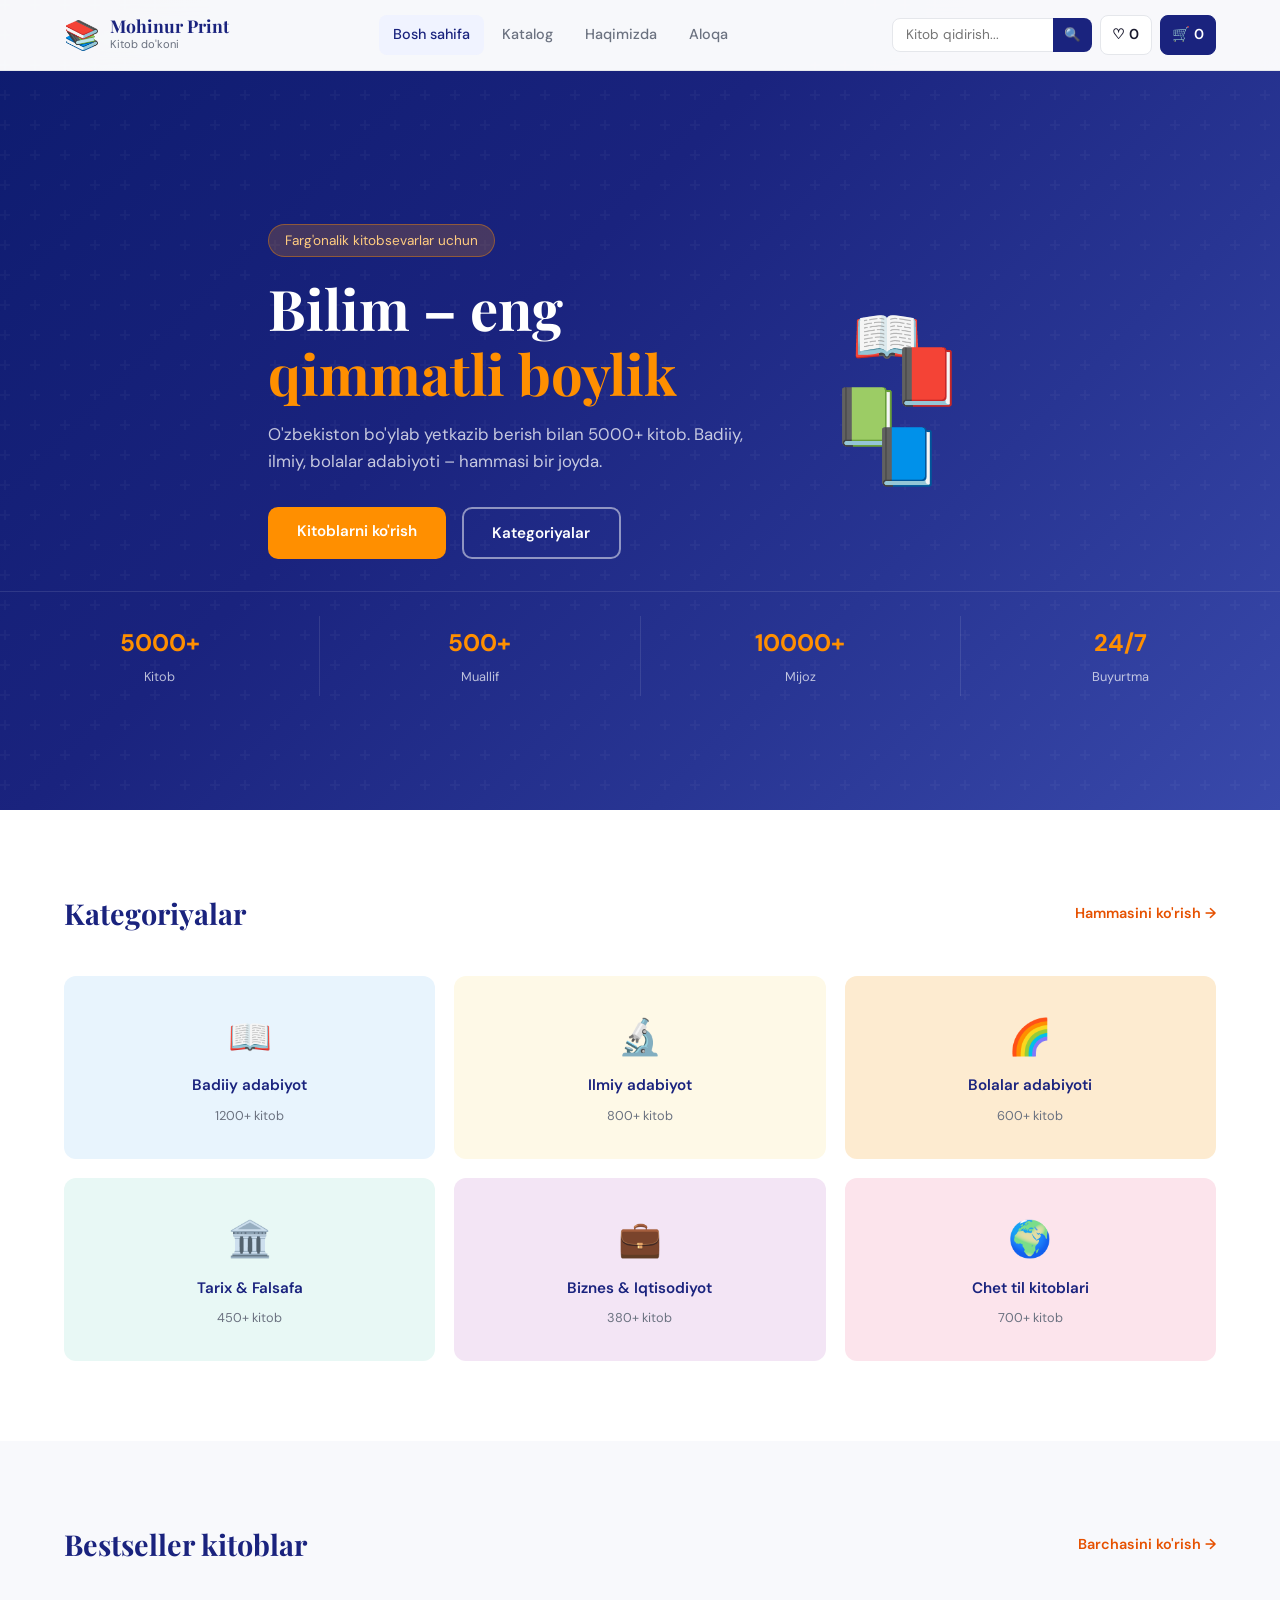
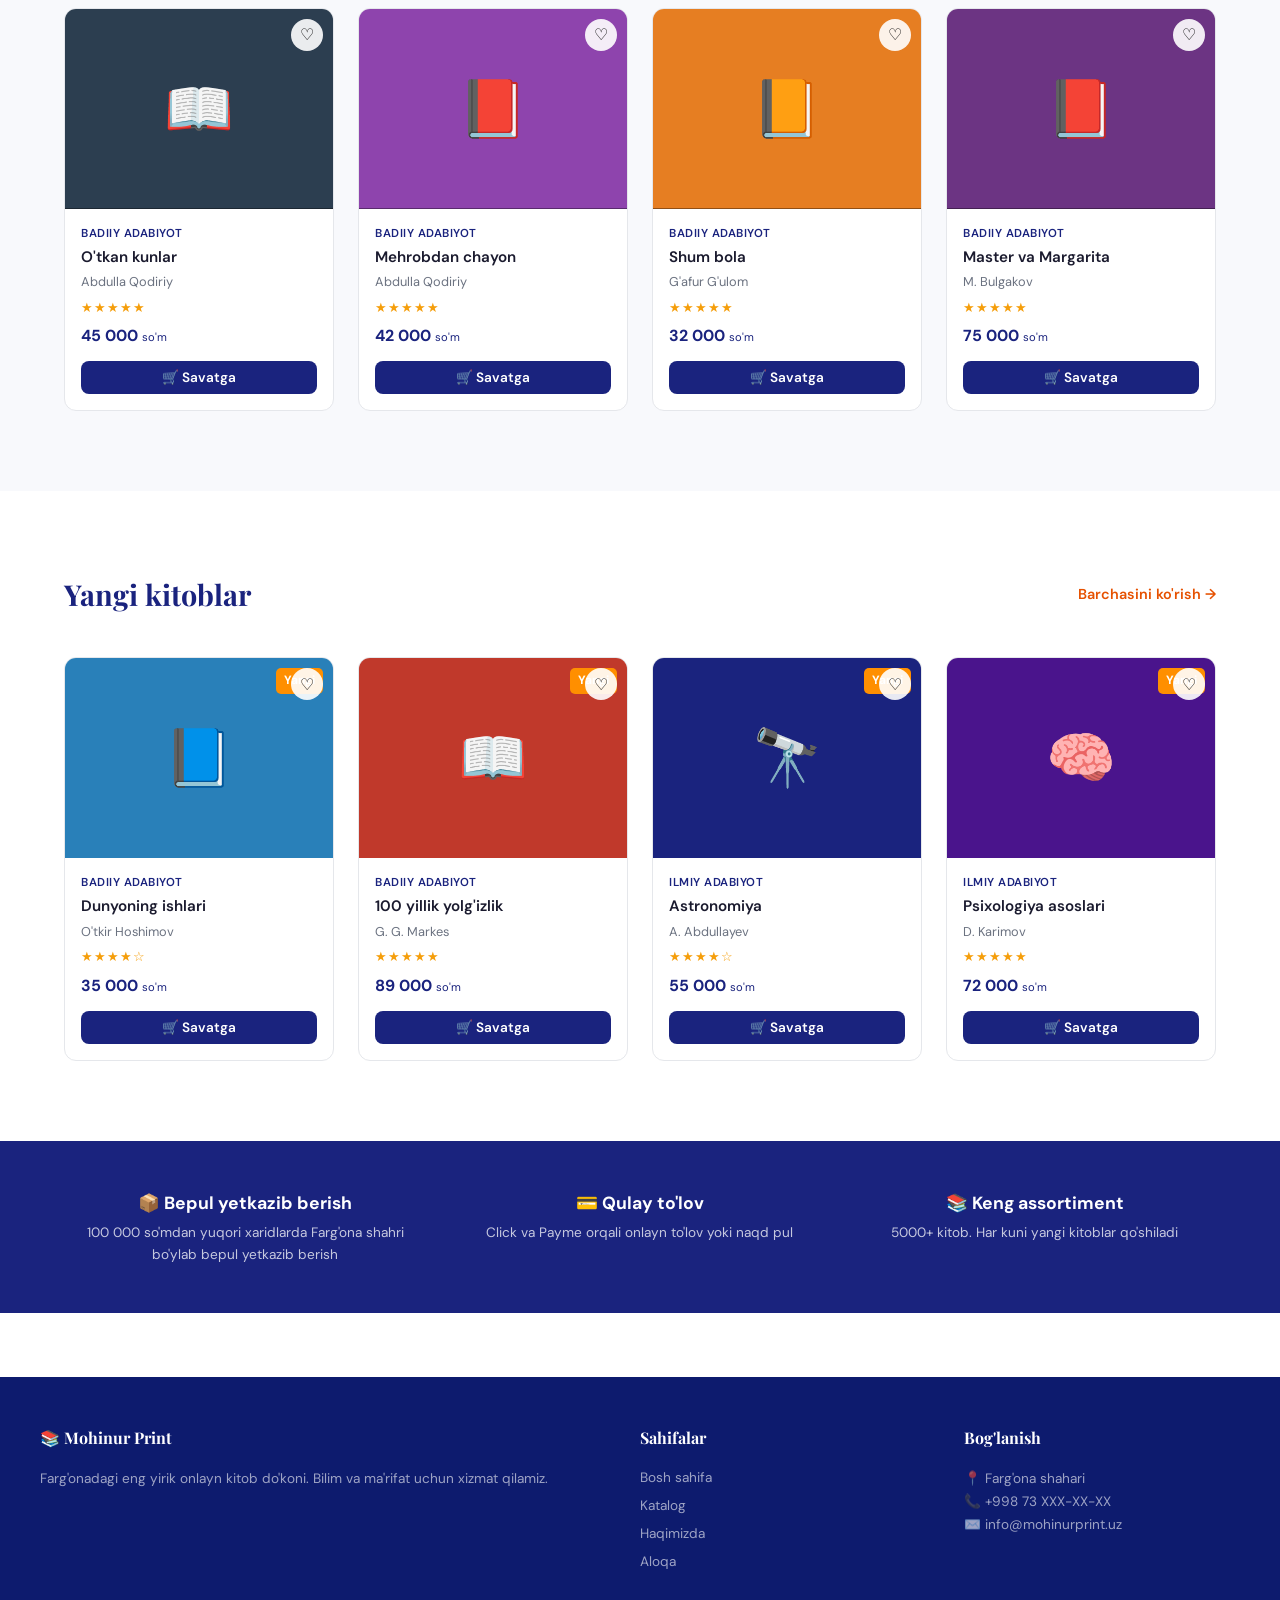
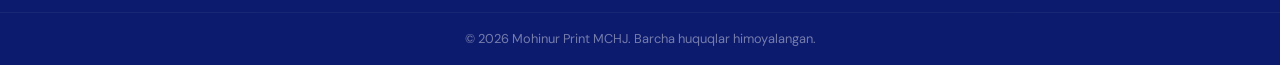
<file: index.html>
<!DOCTYPE html>
<html lang="uz">
<head>
<meta charset="UTF-8">
<meta name="viewport" content="width=device-width, initial-scale=1.0">
<title>Mohinur Print – Onlayn Kitob Do'koni</title>
<link href="https://fonts.googleapis.com/css2?family=Playfair+Display:wght@400;600;700&family=DM+Sans:wght@300;400;500;600&display=swap" rel="stylesheet">
<link rel="stylesheet" href="style.css">
</head>
<body>

<!-- HEADER -->
<header id="header">
  <div class="container header-inner">
    <a href="index.html" class="logo">
      <span class="logo-icon">📚</span>
      <div>
        <span class="logo-name">Mohinur Print</span>
        <span class="logo-sub">Kitob do'koni</span>
      </div>
    </a>
    <nav class="nav-links" id="navLinks">
      <a href="index.html" class="active">Bosh sahifa</a>
      <a href="catalog.html">Katalog</a>
      <a href="about.html">Haqimizda</a>
      <a href="contact.html">Aloqa</a>
    </nav>
    <div class="header-actions">
      <div class="search-box">
        <input type="text" id="searchInput" placeholder="Kitob qidirish..." autocomplete="off">
        <button onclick="doSearch()">🔍</button>
        <div class="search-dropdown" id="searchDropdown"></div>
      </div>
      <a href="wishlist.html" class="icon-btn" title="Istaklarim">
        ♡ <span id="wishCount">0</span>
      </a>
      <a href="cart.html" class="icon-btn cart-btn" title="Savat">
        🛒 <span id="cartCount">0</span>
      </a>
      <button class="hamburger" id="hamburger" onclick="toggleMenu()">☰</button>
    </div>
  </div>
</header>

<!-- HERO -->
<section class="hero">
  <div class="hero-bg"></div>
  <div class="container hero-content">
    <div class="hero-text">
      <p class="hero-tag">Farg'onalik kitobsevarlar uchun</p>
      <h1>Bilim – eng<br><span>qimmatli boylik</span></h1>
      <p class="hero-desc">O'zbekiston bo'ylab yetkazib berish bilan 5000+ kitob. Badiiy, ilmiy, bolalar adabiyoti – hammasi bir joyda.</p>
      <div class="hero-btns">
        <a href="catalog.html" class="btn-primary">Kitoblarni ko'rish</a>
        <a href="#categories" class="btn-outline">Kategoriyalar</a>
      </div>
    </div>
    <div class="hero-visual">
      <div class="book-stack">
        <div class="book b1">📖</div>
        <div class="book b2">📕</div>
        <div class="book b3">📗</div>
        <div class="book b4">📘</div>
      </div>
    </div>
  </div>
  <div class="hero-stats">
    <div class="stat"><strong>5000+</strong><span>Kitob</span></div>
    <div class="stat"><strong>500+</strong><span>Muallif</span></div>
    <div class="stat"><strong>10000+</strong><span>Mijoz</span></div>
    <div class="stat"><strong>24/7</strong><span>Buyurtma</span></div>
  </div>
</section>

<!-- CATEGORIES -->
<section id="categories" class="section">
  <div class="container">
    <div class="section-head">
      <h2>Kategoriyalar</h2>
      <a href="catalog.html" class="see-all">Hammasini ko'rish →</a>
    </div>
    <div class="categories-grid">
      <a href="catalog.html?cat=badiiy" class="cat-card" style="--c:#e8f4fd">
        <span class="cat-icon">📖</span>
        <span class="cat-name">Badiiy adabiyot</span>
        <span class="cat-count">1200+ kitob</span>
      </a>
      <a href="catalog.html?cat=ilmiy" class="cat-card" style="--c:#fef9e7">
        <span class="cat-icon">🔬</span>
        <span class="cat-name">Ilmiy adabiyot</span>
        <span class="cat-count">800+ kitob</span>
      </a>
      <a href="catalog.html?cat=bolalar" class="cat-card" style="--c:#fdebd0">
        <span class="cat-icon">🌈</span>
        <span class="cat-name">Bolalar adabiyoti</span>
        <span class="cat-count">600+ kitob</span>
      </a>
      <a href="catalog.html?cat=tarix" class="cat-card" style="--c:#e8f8f5">
        <span class="cat-icon">🏛️</span>
        <span class="cat-name">Tarix & Falsafa</span>
        <span class="cat-count">450+ kitob</span>
      </a>
      <a href="catalog.html?cat=biznes" class="cat-card" style="--c:#f3e5f5">
        <span class="cat-icon">💼</span>
        <span class="cat-name">Biznes & Iqtisodiyot</span>
        <span class="cat-count">380+ kitob</span>
      </a>
      <a href="catalog.html?cat=chet" class="cat-card" style="--c:#fce4ec">
        <span class="cat-icon">🌍</span>
        <span class="cat-name">Chet til kitoblari</span>
        <span class="cat-count">700+ kitob</span>
      </a>
    </div>
  </div>
</section>

<!-- BESTSELLERS -->
<section class="section bg-light">
  <div class="container">
    <div class="section-head">
      <h2>Bestseller kitoblar</h2>
      <a href="catalog.html?sort=popular" class="see-all">Barchasini ko'rish →</a>
    </div>
    <div class="books-grid" id="bestsellers"></div>
  </div>
</section>

<!-- NEW ARRIVALS -->
<section class="section">
  <div class="container">
    <div class="section-head">
      <h2>Yangi kitoblar</h2>
      <a href="catalog.html?sort=new" class="see-all">Barchasini ko'rish →</a>
    </div>
    <div class="books-grid" id="newArrivals"></div>
  </div>
</section>

<!-- BANNER -->
<section class="promo-banner">
  <div class="container">
    <div class="promo-inner">
      <div>
        <h3>📦 Bepul yetkazib berish</h3>
        <p>100 000 so'mdan yuqori xaridlarda Farg'ona shahri bo'ylab bepul yetkazib berish</p>
      </div>
      <div>
        <h3>💳 Qulay to'lov</h3>
        <p>Click va Payme orqali onlayn to'lov yoki naqd pul</p>
      </div>
      <div>
        <h3>📚 Keng assortiment</h3>
        <p>5000+ kitob. Har kuni yangi kitoblar qo'shiladi</p>
      </div>
    </div>
  </div>
</section>

<!-- FOOTER -->
<footer>
  <div class="container footer-inner">
    <div class="footer-col">
      <h4>📚 Mohinur Print</h4>
      <p>Farg'onadagi eng yirik onlayn kitob do'koni. Bilim va ma'rifat uchun xizmat qilamiz.</p>
    </div>
    <div class="footer-col">
      <h4>Sahifalar</h4>
      <a href="index.html">Bosh sahifa</a>
      <a href="catalog.html">Katalog</a>
      <a href="about.html">Haqimizda</a>
      <a href="contact.html">Aloqa</a>
    </div>
    <div class="footer-col">
      <h4>Bog'lanish</h4>
      <p>📍 Farg'ona shahari</p>
      <p>📞 +998 73 XXX-XX-XX</p>
      <p>✉️ info@mohinurprint.uz</p>
    </div>
  </div>
  <div class="footer-bottom">
    <p>© 2026 Mohinur Print MCHJ. Barcha huquqlar himoyalangan.</p>
  </div>
</footer>

<div id="cartToast" class="toast">✅ Savatga qo'shildi!</div>
<div id="wishToast" class="toast">❤️ Istaklarga qo'shildi!</div>

<script src="data.js"></script>
<script src="app.js"></script>
<script>
  // Render bestsellers
  const bsEl = document.getElementById('bestsellers');
  const bestsellers = books.filter(b=>b.bestseller).slice(0,4);
  bsEl.innerHTML = bestsellers.map(bookCard).join('');

  // Render new arrivals
  const naEl = document.getElementById('newArrivals');
  const newBooks = books.filter(b=>b.isNew).slice(0,4);
  naEl.innerHTML = newBooks.map(bookCard).join('');

  updateCounts();
</script>
</body>
</html>
</file>
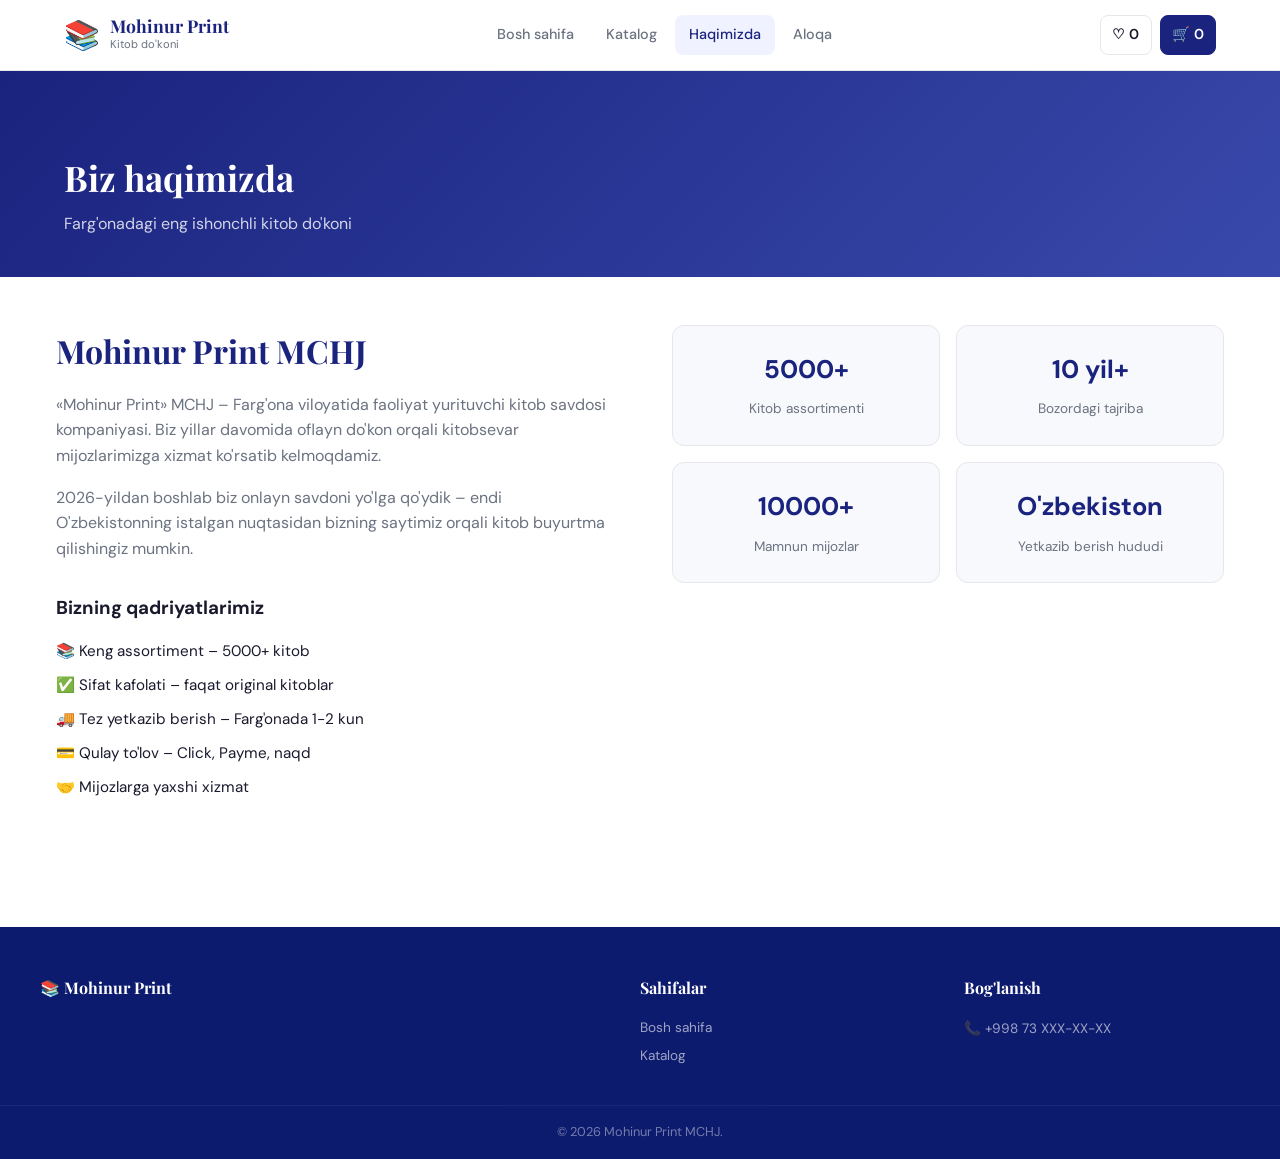
<file: about.html>
<!DOCTYPE html>
<html lang="uz"><head>
<meta charset="UTF-8"><meta name="viewport" content="width=device-width, initial-scale=1.0">
<title>Haqimizda – Mohinur Print</title>
<link href="https://fonts.googleapis.com/css2?family=Playfair+Display:wght@400;600;700&family=DM+Sans:wght@300;400;500;600&display=swap" rel="stylesheet">
<link rel="stylesheet" href="style.css">
</head><body>
<header id="header"><div class="container header-inner">
  <a href="index.html" class="logo"><span class="logo-icon">📚</span><div><span class="logo-name">Mohinur Print</span><span class="logo-sub">Kitob do'koni</span></div></a>
  <nav class="nav-links" id="navLinks"><a href="index.html">Bosh sahifa</a><a href="catalog.html">Katalog</a><a href="about.html" class="active">Haqimizda</a><a href="contact.html">Aloqa</a></nav>
  <div class="header-actions"><a href="wishlist.html" class="icon-btn">♡ <span id="wishCount">0</span></a><a href="cart.html" class="icon-btn cart-btn">🛒 <span id="cartCount">0</span></a><button class="hamburger" onclick="toggleMenu()">☰</button></div>
</div></header>

<div class="page-banner"><div class="container"><h1>Biz haqimizda</h1><p>Farg'onadagi eng ishonchli kitob do'koni</p></div></div>

<div class="container" style="padding:3rem 1rem 4rem">
  <div class="about-grid">
    <div>
      <h2>Mohinur Print MCHJ</h2>
      <p>«Mohinur Print» MCHJ – Farg'ona viloyatida faoliyat yurituvchi kitob savdosi kompaniyasi. Biz yillar davomida oflayn do'kon orqali kitobsevar mijozlarimizga xizmat ko'rsatib kelmoqdamiz.</p>
      <p>2026-yildan boshlab biz onlayn savdoni yo'lga qo'ydik – endi O'zbekistonning istalgan nuqtasidan bizning saytimiz orqali kitob buyurtma qilishingiz mumkin.</p>
      <h3 style="margin-top:2rem">Bizning qadriyatlarimiz</h3>
      <ul class="about-list">
        <li>📚 Keng assortiment – 5000+ kitob</li>
        <li>✅ Sifat kafolati – faqat original kitoblar</li>
        <li>🚚 Tez yetkazib berish – Farg'onada 1-2 kun</li>
        <li>💳 Qulay to'lov – Click, Payme, naqd</li>
        <li>🤝 Mijozlarga yaxshi xizmat</li>
      </ul>
    </div>
    <div>
      <div class="about-stats">
        <div class="about-stat"><strong>5000+</strong><span>Kitob assortimenti</span></div>
        <div class="about-stat"><strong>10 yil+</strong><span>Bozordagi tajriba</span></div>
        <div class="about-stat"><strong>10000+</strong><span>Mamnun mijozlar</span></div>
        <div class="about-stat"><strong>O'zbekiston</strong><span>Yetkazib berish hududi</span></div>
      </div>
    </div>
  </div>
</div>

<footer><div class="container footer-inner"><div class="footer-col"><h4>📚 Mohinur Print</h4></div><div class="footer-col"><h4>Sahifalar</h4><a href="index.html">Bosh sahifa</a><a href="catalog.html">Katalog</a></div><div class="footer-col"><h4>Bog'lanish</h4><p>📞 +998 73 XXX-XX-XX</p></div></div><div class="footer-bottom"><p>© 2026 Mohinur Print MCHJ.</p></div></footer>
<script src="data.js"></script><script src="app.js"></script><script>updateCounts();</script>
</body></html>
</file>
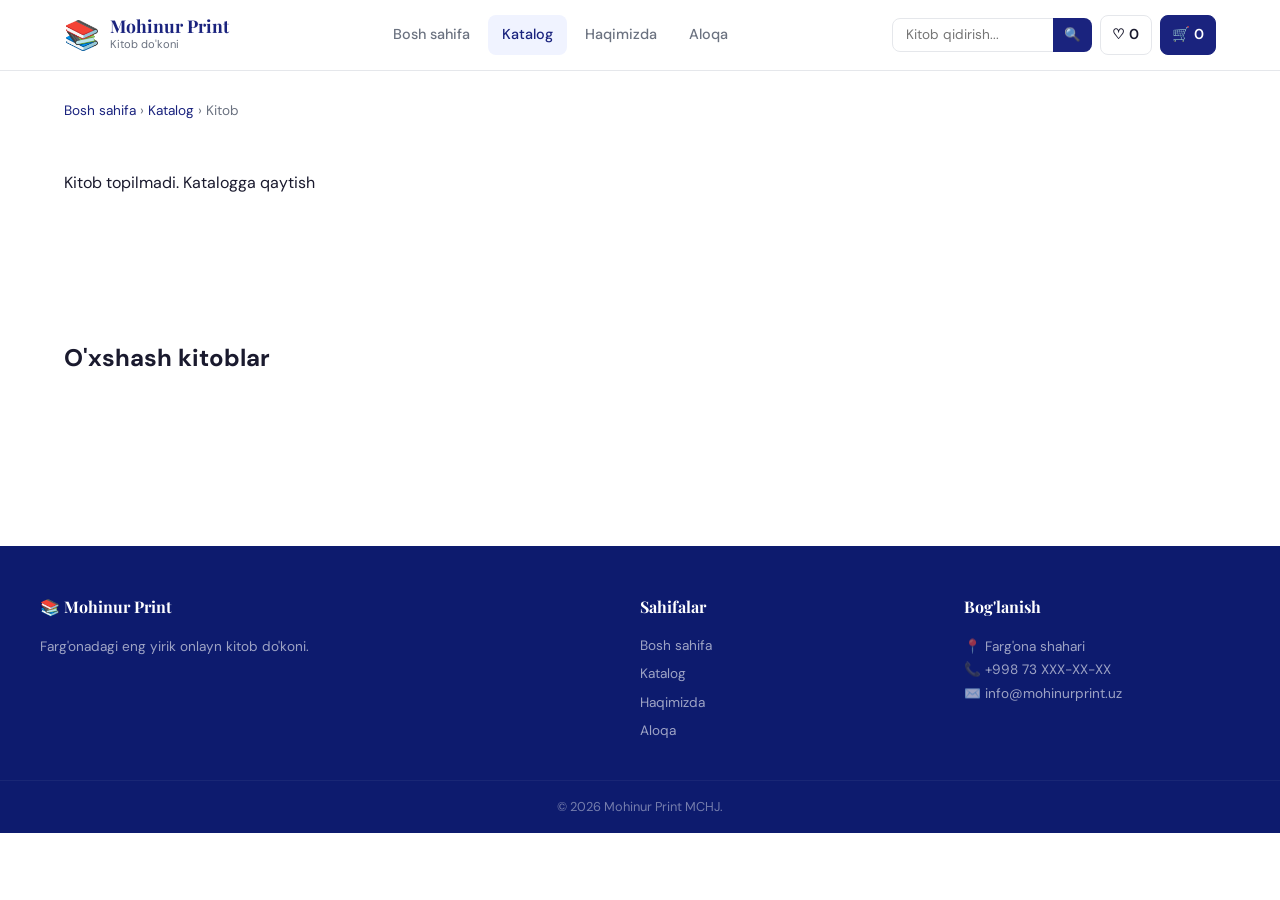
<file: book.html>
<!DOCTYPE html>
<html lang="uz">
<head>
<meta charset="UTF-8">
<meta name="viewport" content="width=device-width, initial-scale=1.0">
<title>Kitob – Mohinur Print</title>
<link href="https://fonts.googleapis.com/css2?family=Playfair+Display:wght@400;600;700&family=DM+Sans:wght@300;400;500;600&display=swap" rel="stylesheet">
<link rel="stylesheet" href="style.css">
</head>
<body>
<header id="header">
  <div class="container header-inner">
    <a href="index.html" class="logo"><span class="logo-icon">📚</span><div><span class="logo-name">Mohinur Print</span><span class="logo-sub">Kitob do'koni</span></div></a>
    <nav class="nav-links" id="navLinks">
      <a href="index.html">Bosh sahifa</a><a href="catalog.html" class="active">Katalog</a><a href="about.html">Haqimizda</a><a href="contact.html">Aloqa</a>
    </nav>
    <div class="header-actions">
      <div class="search-box"><input type="text" id="searchInput" placeholder="Kitob qidirish..." autocomplete="off"><button onclick="doSearch()">🔍</button><div class="search-dropdown" id="searchDropdown"></div></div>
      <a href="wishlist.html" class="icon-btn">♡ <span id="wishCount">0</span></a>
      <a href="cart.html" class="icon-btn cart-btn">🛒 <span id="cartCount">0</span></a>
      <button class="hamburger" onclick="toggleMenu()">☰</button>
    </div>
  </div>
</header>

<div class="container" style="padding-top:100px">
  <div class="breadcrumb"><a href="index.html">Bosh sahifa</a> › <a href="catalog.html">Katalog</a> › <span id="bcTitle">Kitob</span></div>
</div>

<div class="container book-detail" id="bookDetail">
  <p>Yuklanmoqda...</p>
</div>

<section class="section">
  <div class="container">
    <h2 style="margin-bottom:1.5rem">O'xshash kitoblar</h2>
    <div class="books-grid" id="similarBooks"></div>
  </div>
</section>

<footer>
  <div class="container footer-inner">
    <div class="footer-col"><h4>📚 Mohinur Print</h4><p>Farg'onadagi eng yirik onlayn kitob do'koni.</p></div>
    <div class="footer-col"><h4>Sahifalar</h4><a href="index.html">Bosh sahifa</a><a href="catalog.html">Katalog</a><a href="about.html">Haqimizda</a><a href="contact.html">Aloqa</a></div>
    <div class="footer-col"><h4>Bog'lanish</h4><p>📍 Farg'ona shahari</p><p>📞 +998 73 XXX-XX-XX</p><p>✉️ info@mohinurprint.uz</p></div>
  </div>
  <div class="footer-bottom"><p>© 2026 Mohinur Print MCHJ.</p></div>
</footer>

<div id="cartToast" class="toast">✅ Savatga qo'shildi!</div>
<div id="wishToast" class="toast">❤️ Istaklarga qo'shildi!</div>

<script src="data.js"></script>
<script src="app.js"></script>
<script>
const id = parseInt(new URLSearchParams(location.search).get('id'));
const book = books.find(b=>b.id===id);

if(book) {
  document.title = book.title + ' – Mohinur Print';
  document.getElementById('bcTitle').textContent = book.title;
  const disc = book.discount ? `<span class="badge-disc">-${book.discount}%</span>` : '';
  const oldPrice = book.discount ? `<span class="old-price">${formatPrice(Math.round(book.price/(1-book.discount/100)))} so'm</span>` : '';
  const stars = '★'.repeat(book.rating||4) + '☆'.repeat(5-(book.rating||4));

  document.getElementById('bookDetail').innerHTML = `
    <div class="book-detail-grid">
      <div class="book-detail-img">
        <div class="book-cover-big" style="background:${book.color||'#4a90d9'}">
          <span>${book.emoji||'📖'}</span>
          <div class="book-cover-title">${book.title}</div>
        </div>
        ${disc}
      </div>
      <div class="book-detail-info">
        <div class="book-category-tag">${catName(book.category)}</div>
        <h1>${book.title}</h1>
        <p class="book-author">✍️ ${book.author}</p>
        <div class="book-rating">${stars} <span>(${(book.reviews||Math.floor(Math.random()*50+10))} sharh)</span></div>
        <div class="book-price-block">
          <span class="price-main">${formatPrice(book.price)} so'm</span>
          ${oldPrice}
        </div>
        <div class="book-meta">
          <div class="meta-item"><span>📅 Yil:</span><strong>${book.year||2023}</strong></div>
          <div class="meta-item"><span>🌐 Til:</span><strong>${langName(book.lang)}</strong></div>
          <div class="meta-item"><span>📄 Sahifalar:</span><strong>${book.pages||200}</strong></div>
          <div class="meta-item"><span>📦 Holati:</span><strong style="color:${book.stock>0?'#27ae60':'#e74c3c'}">${book.stock>0?'Mavjud':'Tugagan'}</strong></div>
        </div>
        <p class="book-desc">${book.desc}</p>
        <div class="book-actions">
          <div class="qty-ctrl">
            <button onclick="changeQty(-1)">−</button>
            <span id="qtyVal">1</span>
            <button onclick="changeQty(1)">+</button>
          </div>
          <button class="btn-primary" onclick="addToCartById(${book.id})" ${book.stock===0?'disabled':''}>
            ${book.stock>0?'🛒 Savatga qo\'shish':'Mavjud emas'}
          </button>
          <button class="btn-wish" onclick="toggleWish(${book.id})" id="wishBtn">♡</button>
        </div>
        <div class="delivery-info">
          <p>🚚 <strong>Yetkazib berish:</strong> Farg'ona bo'ylab 1-2 kun, boshqa viloyatlar 3-5 kun</p>
          <p>💳 <strong>To'lov:</strong> Click, Payme yoki naqd pul</p>
        </div>
      </div>
    </div>`;

  // Similar books
  const similar = books.filter(b=>b.category===book.category && b.id!==book.id).slice(0,4);
  document.getElementById('similarBooks').innerHTML = similar.map(bookCard).join('');

  // Update wish btn
  updateWishBtn();
} else {
  document.getElementById('bookDetail').innerHTML = '<p>Kitob topilmadi. <a href="catalog.html">Katalogga qaytish</a></p>';
}

let qty = 1;
function changeQty(d) {
  qty = Math.max(1, qty+d);
  document.getElementById('qtyVal').textContent = qty;
}

function addToCartById(id) {
  const b = books.find(x=>x.id===id);
  if(!b) return;
  const cart = getCart();
  const ex = cart.find(x=>x.id===id);
  if(ex) ex.qty += qty; else cart.push({...b, qty});
  saveCart(cart);
  updateCounts();
  showToast('cartToast');
}

function updateWishBtn() {
  const wish = getWish();
  const btn = document.getElementById('wishBtn');
  if(btn) btn.textContent = wish.includes(id) ? '❤️' : '♡';
}

function toggleWish(id) {
  let wish = getWish();
  if(wish.includes(id)) wish = wish.filter(x=>x!==id);
  else { wish.push(id); showToast('wishToast'); }
  localStorage.setItem('wish', JSON.stringify(wish));
  updateWishBtn();
  updateCounts();
}

updateCounts();
</script>
</body>
</html>
</file>
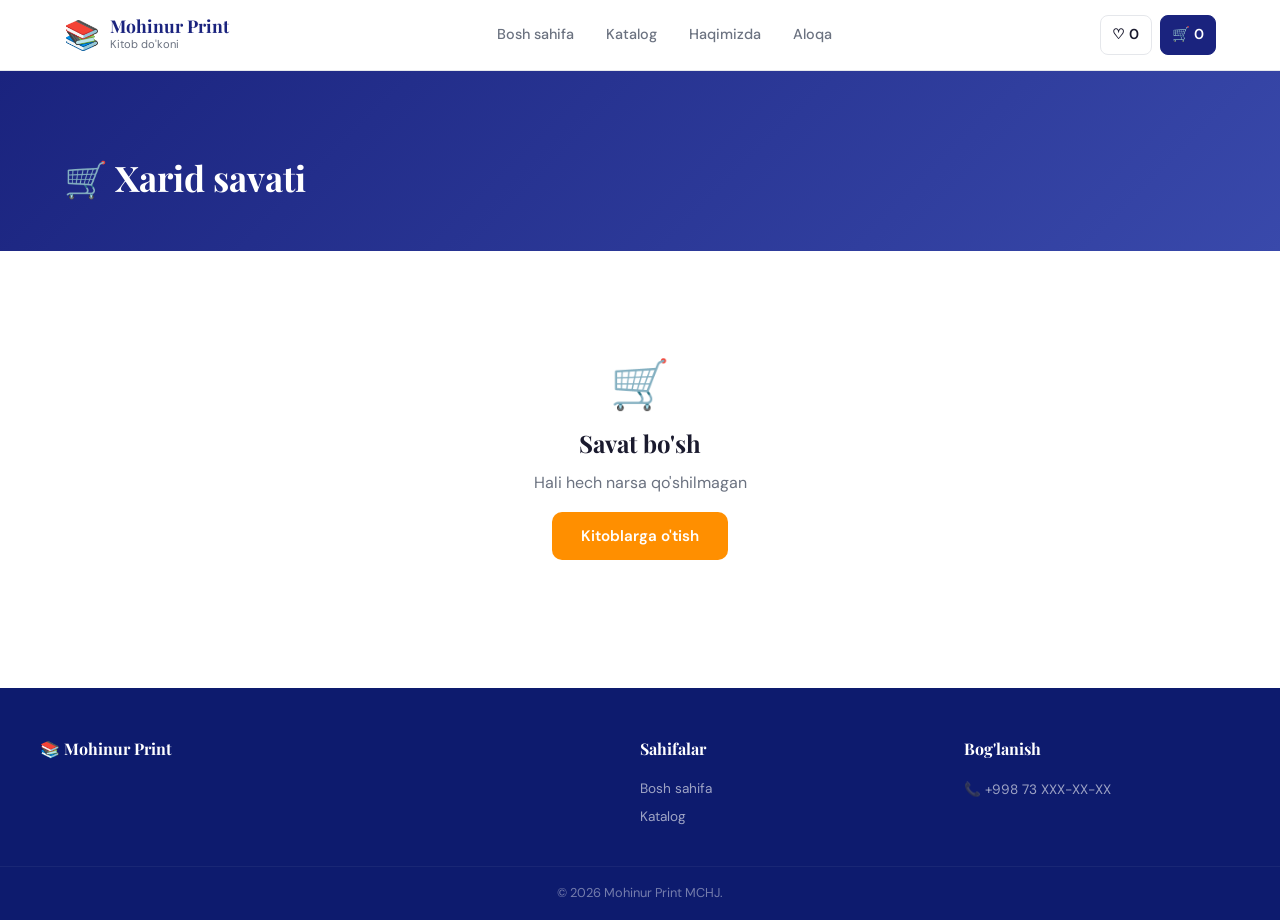
<file: cart.html>
<!DOCTYPE html>
<html lang="uz">
<head>
<meta charset="UTF-8">
<meta name="viewport" content="width=device-width, initial-scale=1.0">
<title>Savat – Mohinur Print</title>
<link href="https://fonts.googleapis.com/css2?family=Playfair+Display:wght@400;600;700&family=DM+Sans:wght@300;400;500;600&display=swap" rel="stylesheet">
<link rel="stylesheet" href="style.css">
</head>
<body>
<header id="header">
  <div class="container header-inner">
    <a href="index.html" class="logo"><span class="logo-icon">📚</span><div><span class="logo-name">Mohinur Print</span><span class="logo-sub">Kitob do'koni</span></div></a>
    <nav class="nav-links" id="navLinks">
      <a href="index.html">Bosh sahifa</a><a href="catalog.html">Katalog</a><a href="about.html">Haqimizda</a><a href="contact.html">Aloqa</a>
    </nav>
    <div class="header-actions">
      <a href="wishlist.html" class="icon-btn">♡ <span id="wishCount">0</span></a>
      <a href="cart.html" class="icon-btn cart-btn active">🛒 <span id="cartCount">0</span></a>
      <button class="hamburger" onclick="toggleMenu()">☰</button>
    </div>
  </div>
</header>

<div class="page-banner"><div class="container"><h1>🛒 Xarid savati</h1></div></div>

<div class="container cart-layout" style="margin-top:2rem;margin-bottom:4rem">
  <div id="cartContent"></div>
</div>

<footer>
  <div class="container footer-inner">
    <div class="footer-col"><h4>📚 Mohinur Print</h4></div>
    <div class="footer-col"><h4>Sahifalar</h4><a href="index.html">Bosh sahifa</a><a href="catalog.html">Katalog</a></div>
    <div class="footer-col"><h4>Bog'lanish</h4><p>📞 +998 73 XXX-XX-XX</p></div>
  </div>
  <div class="footer-bottom"><p>© 2026 Mohinur Print MCHJ.</p></div>
</footer>

<script src="data.js"></script>
<script src="app.js"></script>
<script>
function renderCart() {
  const cart = getCart();
  const el = document.getElementById('cartContent');
  if(!cart.length) {
    el.innerHTML = `<div class="empty-state">
      <p style="font-size:3rem">🛒</p>
      <h2>Savat bo'sh</h2>
      <p>Hali hech narsa qo'shilmagan</p>
      <a href="catalog.html" class="btn-primary" style="display:inline-block;margin-top:1rem">Kitoblarga o'tish</a>
    </div>`;
    return;
  }
  const total = cart.reduce((s,b)=>s+b.price*b.qty,0);
  const delivery = total >= 100000 ? 0 : 15000;
  el.innerHTML = `
    <div class="cart-grid">
      <div class="cart-items">
        ${cart.map(b=>`
        <div class="cart-item" id="ci_${b.id}">
          <a href="book.html?id=${b.id}">
            <div class="cart-item-img" style="background:${b.color||'#4a90d9'}">${b.emoji||'📖'}</div>
          </a>
          <div class="cart-item-info">
            <a href="book.html?id=${b.id}"><h4>${b.title}</h4></a>
            <p>${b.author}</p>
            <span class="cart-price">${formatPrice(b.price)} so'm</span>
          </div>
          <div class="cart-item-ctrl">
            <div class="qty-ctrl">
              <button onclick="updateQty(${b.id},-1)">−</button>
              <span>${b.qty}</span>
              <button onclick="updateQty(${b.id},1)">+</button>
            </div>
            <span class="cart-subtotal">${formatPrice(b.price*b.qty)} so'm</span>
            <button class="remove-btn" onclick="removeItem(${b.id})">🗑️</button>
          </div>
        </div>`).join('')}
      </div>
      <div class="cart-summary">
        <h3>Buyurtma xulosasi</h3>
        <div class="summary-row"><span>Kitoblar (${cart.reduce((s,b)=>s+b.qty,0)} ta)</span><span>${formatPrice(total)} so'm</span></div>
        <div class="summary-row"><span>Yetkazib berish</span><span>${delivery===0?'<span style="color:green">Bepul</span>':formatPrice(delivery)+' so\'m'}</span></div>
        ${delivery>0?`<p class="delivery-hint">💡 ${formatPrice(100000-total)} so'mlik kitob qo'shing – yetkazib berish bepul bo'ladi!</p>`:''}
        <div class="summary-total"><span>Jami</span><span>${formatPrice(total+delivery)} so'm</span></div>
        <button class="btn-primary w100" onclick="showCheckout()">Buyurtma berish →</button>
        <a href="catalog.html" class="btn-outline w100" style="display:block;text-align:center;margin-top:.5rem">Xaridni davom ettirish</a>
      </div>
    </div>

    <!-- CHECKOUT MODAL -->
    <div id="checkoutModal" class="modal" style="display:none">
      <div class="modal-box">
        <button class="modal-close" onclick="closeCheckout()">✕</button>
        <h2>📦 Buyurtmani rasmiylashtirish</h2>
        <div class="checkout-steps">
          <div class="step active" id="step1">
            <h3>1. Shaxsiy ma'lumotlar</h3>
            <input type="text" id="cName" placeholder="To'liq ism *" required>
            <input type="tel" id="cPhone" placeholder="Telefon: +998 XX XXX-XX-XX *" required>
            <input type="email" id="cEmail" placeholder="Email (ixtiyoriy)">
            <h3 style="margin-top:1rem">2. Yetkazib berish manzili</h3>
            <select id="cCity">
              <option value="fergana">Farg'ona shahari</option>
              <option value="fergana_reg">Farg'ona viloyati</option>
              <option value="toshkent">Toshkent</option>
              <option value="other">Boshqa viloyat</option>
            </select>
            <input type="text" id="cAddress" placeholder="Ko'cha, uy raqami *" required>
            <h3 style="margin-top:1rem">3. To'lov usuli</h3>
            <div class="payment-opts">
              <label class="pay-opt"><input type="radio" name="pay" value="click" checked> <img src="https://click.uz/favicon.ico" onerror="this.style.display='none'" style="height:20px"> Click</label>
              <label class="pay-opt"><input type="radio" name="pay" value="payme"> 💳 Payme</label>
              <label class="pay-opt"><input type="radio" name="pay" value="cash"> 💵 Naqd pul</label>
            </div>
            <div class="summary-total" style="margin-top:1rem"><span>Jami to'lov:</span><span>${formatPrice(total+delivery)} so'm</span></div>
            <button class="btn-primary w100" onclick="placeOrder()">✅ Buyurtmani tasdiqlash</button>
          </div>
        </div>
      </div>
    </div>
  `;
}

function updateQty(id, d) {
  let cart = getCart();
  const item = cart.find(x=>x.id===id);
  if(!item) return;
  item.qty = Math.max(1, item.qty+d);
  saveCart(cart);
  updateCounts();
  renderCart();
}

function removeItem(id) {
  let cart = getCart().filter(x=>x.id!==id);
  saveCart(cart);
  updateCounts();
  renderCart();
}

function showCheckout() {
  document.getElementById('checkoutModal').style.display='flex';
}
function closeCheckout() {
  document.getElementById('checkoutModal').style.display='none';
}

function placeOrder() {
  const name = document.getElementById('cName').value.trim();
  const phone = document.getElementById('cPhone').value.trim();
  const addr = document.getElementById('cAddress').value.trim();
  if(!name||!phone||!addr) { alert('Iltimos, barcha majburiy maydonlarni to\'ldiring!'); return; }

  const cart = getCart();
  const pay = document.querySelector('input[name="pay"]:checked').value;
  const city = document.getElementById('cCity').value;
  const total = cart.reduce((s,b)=>s+b.price*b.qty,0);
  const delivery = total>=100000?0:15000;

  // Save order
  const orders = JSON.parse(localStorage.getItem('orders')||'[]');
  const orderNum = 'MP-' + Date.now().toString().slice(-6);
  orders.push({
    num: orderNum, name, phone, addr, city, pay,
    items: cart, total: total+delivery,
    date: new Date().toLocaleDateString('uz-UZ'),
    status: 'Qabul qilindi'
  });
  localStorage.setItem('orders', JSON.stringify(orders));
  saveCart([]);
  updateCounts();

  closeCheckout();
  document.getElementById('cartContent').innerHTML = `
    <div class="success-screen">
      <div class="success-icon">✅</div>
      <h2>Buyurtma muvaffaqiyatli qabul qilindi!</h2>
      <p>Buyurtma raqami: <strong>${orderNum}</strong></p>
      <p>Hurmatli <strong>${name}</strong>, buyurtmangiz qabul qilindi.</p>
      <p>📞 Tez orada operator siz bilan bog'lanadi.</p>
      <p>📦 Yetkazib berish muddati: ${city==='fergana'?'1-2 ish kuni':'3-5 ish kuni'}</p>
      <p>💳 To'lov usuli: ${pay==='click'?'Click':pay==='payme'?'Payme':'Naqd pul'}</p>
      <a href="index.html" class="btn-primary" style="display:inline-block;margin-top:1.5rem">Bosh sahifaga qaytish</a>
    </div>`;
}

renderCart();
updateCounts();
</script>
</body>
</html>
</file>
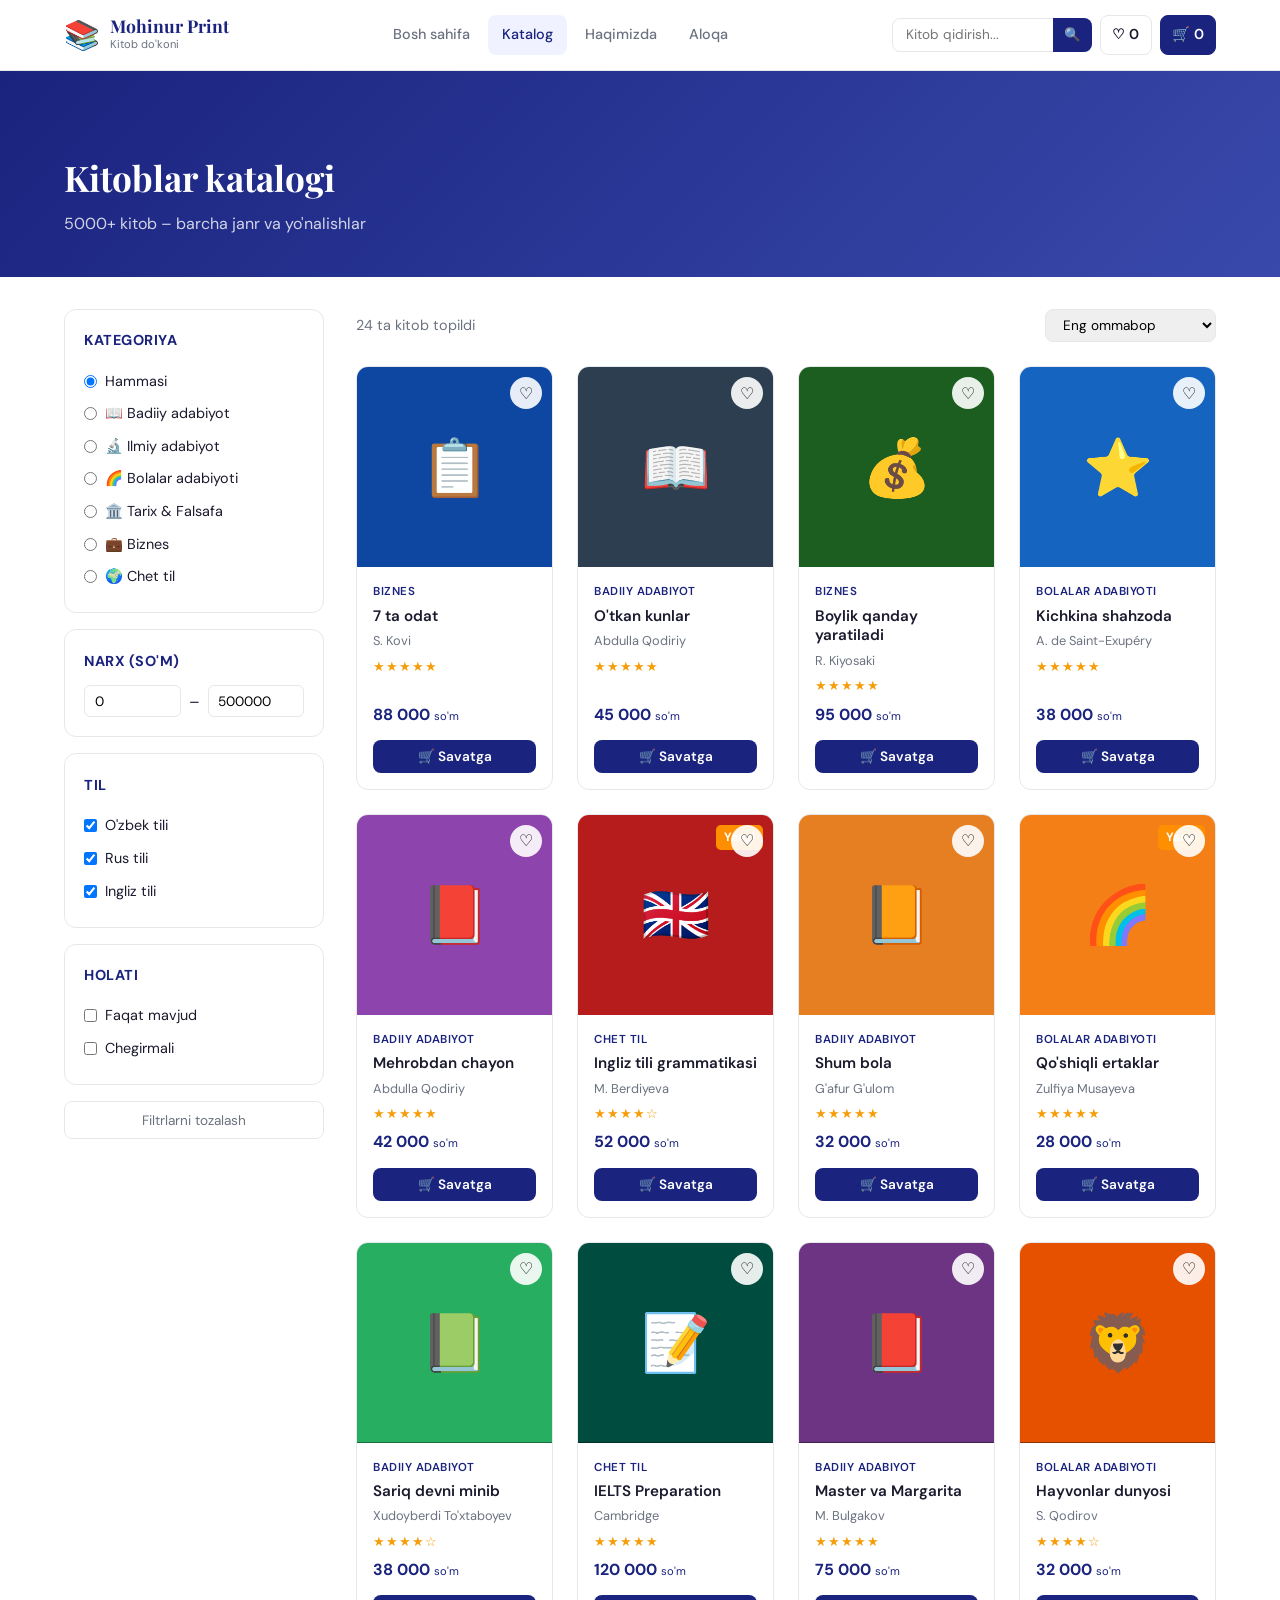
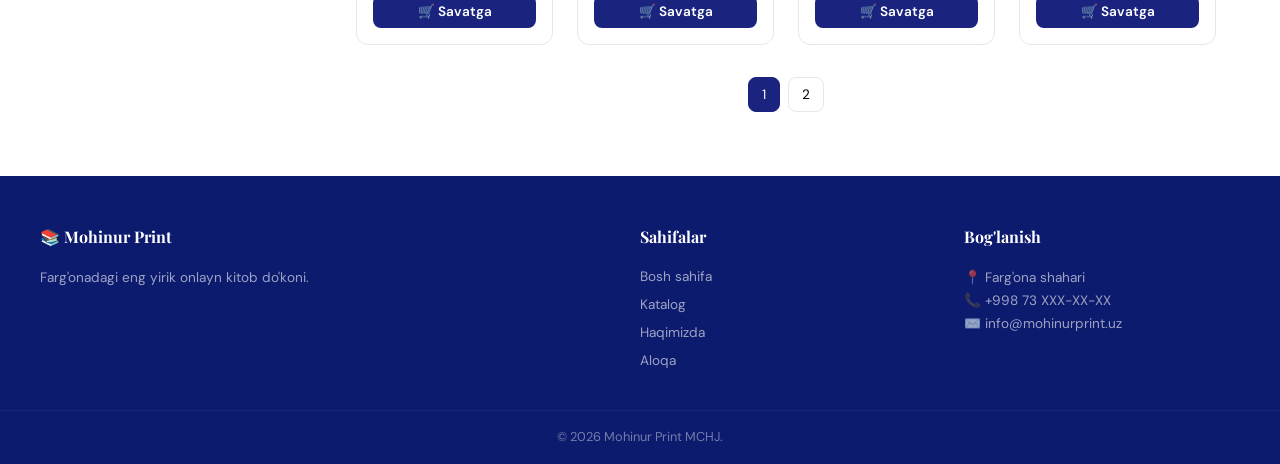
<file: catalog.html>
<!DOCTYPE html>
<html lang="uz">
<head>
<meta charset="UTF-8">
<meta name="viewport" content="width=device-width, initial-scale=1.0">
<title>Katalog – Mohinur Print</title>
<link href="https://fonts.googleapis.com/css2?family=Playfair+Display:wght@400;600;700&family=DM+Sans:wght@300;400;500;600&display=swap" rel="stylesheet">
<link rel="stylesheet" href="style.css">
</head>
<body>
<header id="header">
  <div class="container header-inner">
    <a href="index.html" class="logo">
      <span class="logo-icon">📚</span>
      <div><span class="logo-name">Mohinur Print</span><span class="logo-sub">Kitob do'koni</span></div>
    </a>
    <nav class="nav-links" id="navLinks">
      <a href="index.html">Bosh sahifa</a>
      <a href="catalog.html" class="active">Katalog</a>
      <a href="about.html">Haqimizda</a>
      <a href="contact.html">Aloqa</a>
    </nav>
    <div class="header-actions">
      <div class="search-box">
        <input type="text" id="searchInput" placeholder="Kitob qidirish..." autocomplete="off">
        <button onclick="doSearch()">🔍</button>
        <div class="search-dropdown" id="searchDropdown"></div>
      </div>
      <a href="wishlist.html" class="icon-btn">♡ <span id="wishCount">0</span></a>
      <a href="cart.html" class="icon-btn cart-btn">🛒 <span id="cartCount">0</span></a>
      <button class="hamburger" id="hamburger" onclick="toggleMenu()">☰</button>
    </div>
  </div>
</header>

<div class="page-banner">
  <div class="container">
    <h1>Kitoblar katalogi</h1>
    <p>5000+ kitob – barcha janr va yo'nalishlar</p>
  </div>
</div>

<div class="container catalog-layout">
  <!-- SIDEBAR -->
  <aside class="sidebar">
    <div class="filter-box">
      <h3>Kategoriya</h3>
      <label class="filter-item"><input type="radio" name="cat" value="all" checked onchange="applyFilters()"> Hammasi</label>
      <label class="filter-item"><input type="radio" name="cat" value="badiiy" onchange="applyFilters()"> 📖 Badiiy adabiyot</label>
      <label class="filter-item"><input type="radio" name="cat" value="ilmiy" onchange="applyFilters()"> 🔬 Ilmiy adabiyot</label>
      <label class="filter-item"><input type="radio" name="cat" value="bolalar" onchange="applyFilters()"> 🌈 Bolalar adabiyoti</label>
      <label class="filter-item"><input type="radio" name="cat" value="tarix" onchange="applyFilters()"> 🏛️ Tarix & Falsafa</label>
      <label class="filter-item"><input type="radio" name="cat" value="biznes" onchange="applyFilters()"> 💼 Biznes</label>
      <label class="filter-item"><input type="radio" name="cat" value="chet" onchange="applyFilters()"> 🌍 Chet til</label>
    </div>

    <div class="filter-box">
      <h3>Narx (so'm)</h3>
      <div class="price-inputs">
        <input type="number" id="minPrice" placeholder="Min" value="0" onchange="applyFilters()">
        <span>–</span>
        <input type="number" id="maxPrice" placeholder="Max" value="500000" onchange="applyFilters()">
      </div>
    </div>

    <div class="filter-box">
      <h3>Til</h3>
      <label class="filter-item"><input type="checkbox" value="uz" checked onchange="applyFilters()" class="lang-filter"> O'zbek tili</label>
      <label class="filter-item"><input type="checkbox" value="ru" checked onchange="applyFilters()" class="lang-filter"> Rus tili</label>
      <label class="filter-item"><input type="checkbox" value="en" checked onchange="applyFilters()" class="lang-filter"> Ingliz tili</label>
    </div>

    <div class="filter-box">
      <h3>Holati</h3>
      <label class="filter-item"><input type="checkbox" id="inStockOnly" onchange="applyFilters()"> Faqat mavjud</label>
      <label class="filter-item"><input type="checkbox" id="discountOnly" onchange="applyFilters()"> Chegirmali</label>
    </div>

    <button class="btn-reset" onclick="resetFilters()">Filtrlarni tozalash</button>
  </aside>

  <!-- MAIN -->
  <main class="catalog-main">
    <div class="catalog-toolbar">
      <span id="resultCount">Yuklanmoqda...</span>
      <select id="sortSelect" onchange="applyFilters()">
        <option value="popular">Eng ommabop</option>
        <option value="new">Yangi</option>
        <option value="price_asc">Narx: past → yuqori</option>
        <option value="price_desc">Narx: yuqori → past</option>
        <option value="name">Nomi bo'yicha</option>
      </select>
    </div>
    <div class="books-grid" id="catalogGrid"></div>
    <div class="pagination" id="pagination"></div>
  </main>
</div>

<footer>
  <div class="container footer-inner">
    <div class="footer-col"><h4>📚 Mohinur Print</h4><p>Farg'onadagi eng yirik onlayn kitob do'koni.</p></div>
    <div class="footer-col"><h4>Sahifalar</h4><a href="index.html">Bosh sahifa</a><a href="catalog.html">Katalog</a><a href="about.html">Haqimizda</a><a href="contact.html">Aloqa</a></div>
    <div class="footer-col"><h4>Bog'lanish</h4><p>📍 Farg'ona shahari</p><p>📞 +998 73 XXX-XX-XX</p><p>✉️ info@mohinurprint.uz</p></div>
  </div>
  <div class="footer-bottom"><p>© 2026 Mohinur Print MCHJ.</p></div>
</footer>

<div id="cartToast" class="toast">✅ Savatga qo'shildi!</div>
<div id="wishToast" class="toast">❤️ Istaklarga qo'shildi!</div>

<script src="data.js"></script>
<script src="app.js"></script>
<script>
let currentPage = 1;
const perPage = 12;

function applyFilters() {
  currentPage = 1;
  renderCatalog();
}

function renderCatalog() {
  const cat = document.querySelector('input[name="cat"]:checked').value;
  const minP = parseInt(document.getElementById('minPrice').value)||0;
  const maxP = parseInt(document.getElementById('maxPrice').value)||999999;
  const langs = [...document.querySelectorAll('.lang-filter:checked')].map(x=>x.value);
  const inStock = document.getElementById('inStockOnly').checked;
  const discountOnly = document.getElementById('discountOnly').checked;
  const sort = document.getElementById('sortSelect').value;

  let filtered = books.filter(b => {
    if(cat !== 'all' && b.category !== cat) return false;
    if(b.price < minP || b.price > maxP) return false;
    if(!langs.includes(b.lang)) return false;
    if(inStock && b.stock === 0) return false;
    if(discountOnly && !b.discount) return false;
    return true;
  });

  if(sort === 'new') filtered.sort((a,b)=>b.id-a.id);
  else if(sort === 'price_asc') filtered.sort((a,b)=>a.price-b.price);
  else if(sort === 'price_desc') filtered.sort((a,b)=>b.price-a.price);
  else if(sort === 'name') filtered.sort((a,b)=>a.title.localeCompare(b.title));
  else filtered.sort((a,b)=>(b.sales||0)-(a.sales||0));

  document.getElementById('resultCount').textContent = `${filtered.length} ta kitob topildi`;

  const total = filtered.length;
  const totalPages = Math.ceil(total/perPage);
  const paged = filtered.slice((currentPage-1)*perPage, currentPage*perPage);

  document.getElementById('catalogGrid').innerHTML = paged.length ? paged.map(bookCard).join('') : '<p class="no-results">Kitob topilmadi 😔</p>';

  // Pagination
  let pgHtml = '';
  for(let i=1;i<=totalPages;i++) {
    pgHtml += `<button class="pg-btn${i===currentPage?' active':''}" onclick="goPage(${i})">${i}</button>`;
  }
  document.getElementById('pagination').innerHTML = pgHtml;
}

function goPage(n) { currentPage=n; renderCatalog(); window.scrollTo(0,300); }

function resetFilters() {
  document.querySelector('input[name="cat"][value="all"]').checked=true;
  document.getElementById('minPrice').value=0;
  document.getElementById('maxPrice').value=500000;
  document.querySelectorAll('.lang-filter').forEach(x=>x.checked=true);
  document.getElementById('inStockOnly').checked=false;
  document.getElementById('discountOnly').checked=false;
  applyFilters();
}

// URL param for category
const urlCat = new URLSearchParams(location.search).get('cat');
if(urlCat) {
  const radio = document.querySelector(`input[name="cat"][value="${urlCat}"]`);
  if(radio) radio.checked=true;
}
const urlSort = new URLSearchParams(location.search).get('sort');
if(urlSort) document.getElementById('sortSelect').value = urlSort==='popular'?'popular':'new';

renderCatalog();
updateCounts();
</script>
</body>
</html>
</file>
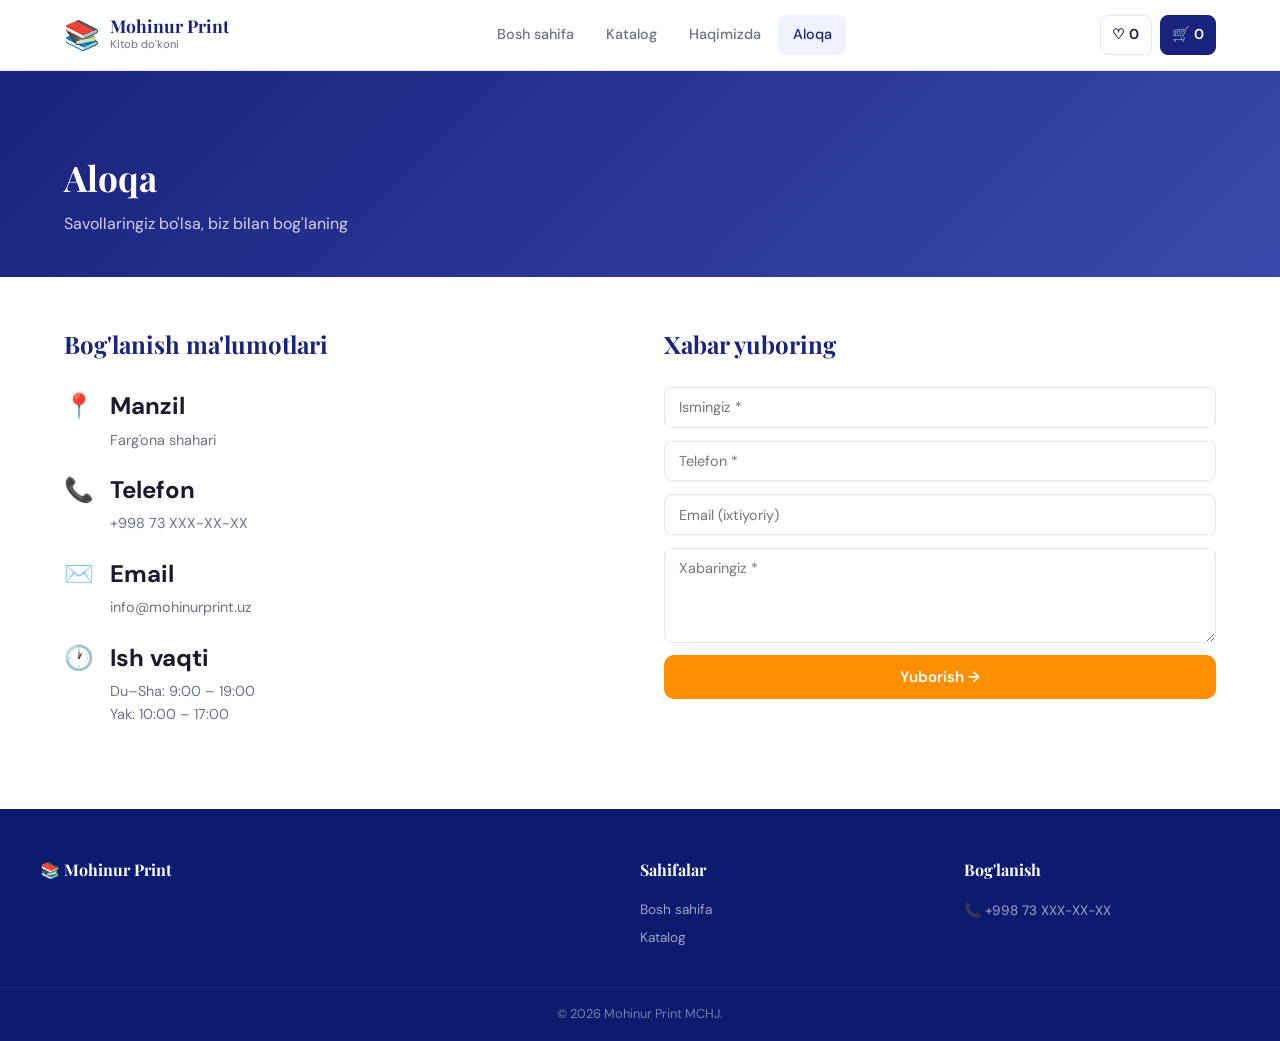
<file: contact.html>
<!DOCTYPE html>
<html lang="uz"><head>
<meta charset="UTF-8"><meta name="viewport" content="width=device-width, initial-scale=1.0">
<title>Aloqa – Mohinur Print</title>
<link href="https://fonts.googleapis.com/css2?family=Playfair+Display:wght@400;600;700&family=DM+Sans:wght@300;400;500;600&display=swap" rel="stylesheet">
<link rel="stylesheet" href="style.css">
</head><body>
<header id="header"><div class="container header-inner">
  <a href="index.html" class="logo"><span class="logo-icon">📚</span><div><span class="logo-name">Mohinur Print</span><span class="logo-sub">Kitob do'koni</span></div></a>
  <nav class="nav-links" id="navLinks"><a href="index.html">Bosh sahifa</a><a href="catalog.html">Katalog</a><a href="about.html">Haqimizda</a><a href="contact.html" class="active">Aloqa</a></nav>
  <div class="header-actions"><a href="wishlist.html" class="icon-btn">♡ <span id="wishCount">0</span></a><a href="cart.html" class="icon-btn cart-btn">🛒 <span id="cartCount">0</span></a><button class="hamburger" onclick="toggleMenu()">☰</button></div>
</div></header>

<div class="page-banner"><div class="container"><h1>Aloqa</h1><p>Savollaringiz bo'lsa, biz bilan bog'laning</p></div></div>

<div class="container contact-grid" style="margin-top:3rem;margin-bottom:4rem">
  <div class="contact-info">
    <h2>Bog'lanish ma'lumotlari</h2>
    <div class="contact-item">📍 <div><strong>Manzil</strong><p>Farg'ona shahari</p></div></div>
    <div class="contact-item">📞 <div><strong>Telefon</strong><p>+998 73 XXX-XX-XX</p></div></div>
    <div class="contact-item">✉️ <div><strong>Email</strong><p>info@mohinurprint.uz</p></div></div>
    <div class="contact-item">🕐 <div><strong>Ish vaqti</strong><p>Du–Sha: 9:00 – 19:00<br>Yak: 10:00 – 17:00</p></div></div>
  </div>
  <div class="contact-form-box">
    <h2>Xabar yuboring</h2>
    <form onsubmit="sendMsg(event)">
      <input type="text" id="msgName" placeholder="Ismingiz *" required>
      <input type="tel" id="msgPhone" placeholder="Telefon *" required>
      <input type="email" id="msgEmail" placeholder="Email (ixtiyoriy)">
      <textarea id="msgText" placeholder="Xabaringiz *" rows="4" required></textarea>
      <button type="submit" class="btn-primary w100">Yuborish →</button>
    </form>
    <div id="msgSuccess" style="display:none;background:#e8f8f0;padding:1rem;border-radius:8px;margin-top:1rem;color:#27ae60">
      ✅ Xabaringiz qabul qilindi! Tez orada javob beramiz.
    </div>
  </div>
</div>

<footer><div class="container footer-inner"><div class="footer-col"><h4>📚 Mohinur Print</h4></div><div class="footer-col"><h4>Sahifalar</h4><a href="index.html">Bosh sahifa</a><a href="catalog.html">Katalog</a></div><div class="footer-col"><h4>Bog'lanish</h4><p>📞 +998 73 XXX-XX-XX</p></div></div><div class="footer-bottom"><p>© 2026 Mohinur Print MCHJ.</p></div></footer>
<script src="data.js"></script><script src="app.js"></script>
<script>
function sendMsg(e) {
  e.preventDefault();
  document.querySelector('form').style.display='none';
  document.getElementById('msgSuccess').style.display='block';
}
updateCounts();
</script></body></html>
</file>
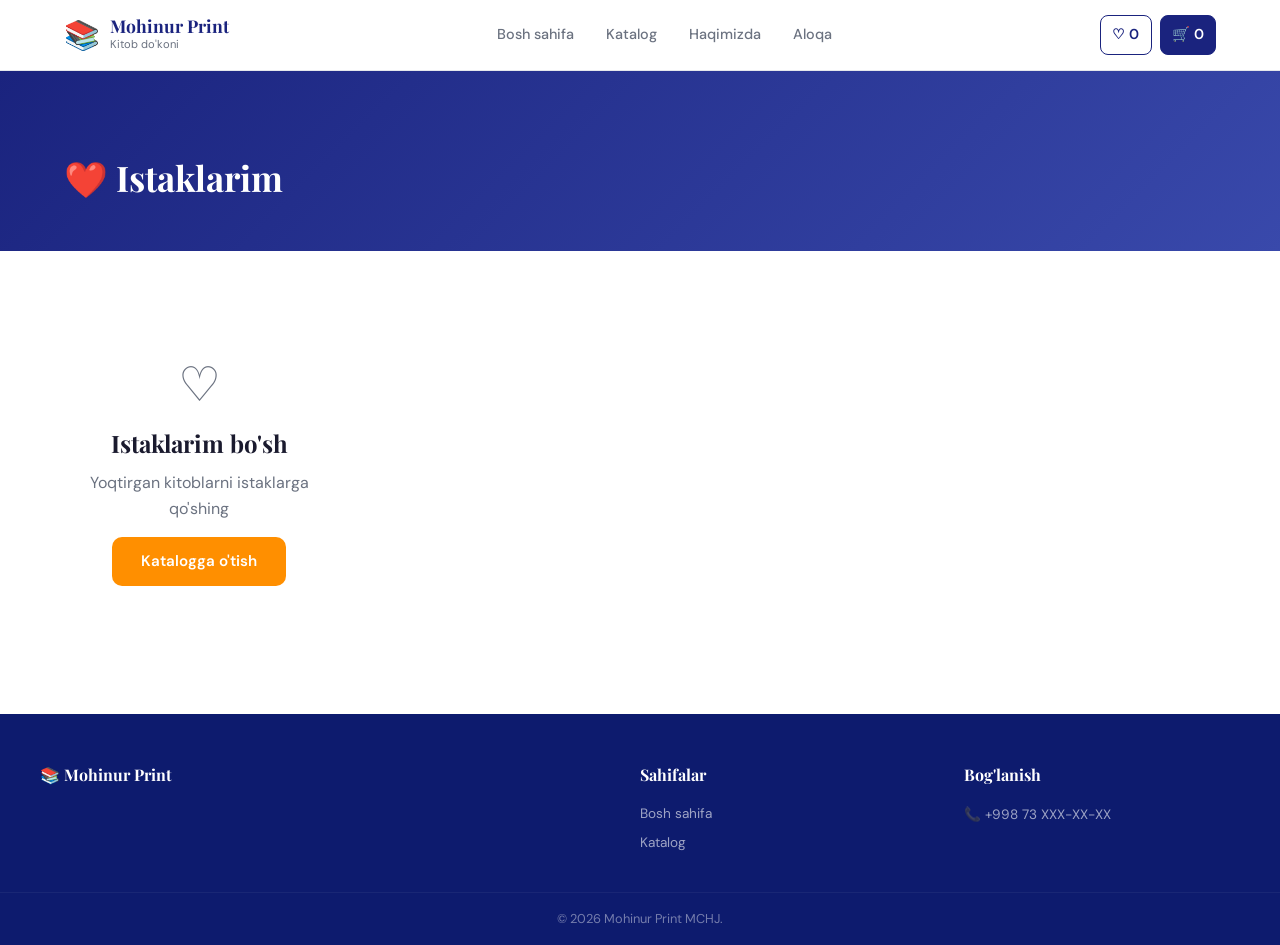
<file: wishlist.html>
<!DOCTYPE html>
<html lang="uz"><head>
<meta charset="UTF-8"><meta name="viewport" content="width=device-width, initial-scale=1.0">
<title>Istaklarim – Mohinur Print</title>
<link href="https://fonts.googleapis.com/css2?family=Playfair+Display:wght@400;600;700&family=DM+Sans:wght@300;400;500;600&display=swap" rel="stylesheet">
<link rel="stylesheet" href="style.css">
</head><body>
<header id="header"><div class="container header-inner">
  <a href="index.html" class="logo"><span class="logo-icon">📚</span><div><span class="logo-name">Mohinur Print</span><span class="logo-sub">Kitob do'koni</span></div></a>
  <nav class="nav-links" id="navLinks"><a href="index.html">Bosh sahifa</a><a href="catalog.html">Katalog</a><a href="about.html">Haqimizda</a><a href="contact.html">Aloqa</a></nav>
  <div class="header-actions"><a href="wishlist.html" class="icon-btn active">♡ <span id="wishCount">0</span></a><a href="cart.html" class="icon-btn cart-btn">🛒 <span id="cartCount">0</span></a><button class="hamburger" onclick="toggleMenu()">☰</button></div>
</div></header>

<div class="page-banner"><div class="container"><h1>❤️ Istaklarim</h1></div></div>

<div class="container" style="margin-top:2rem;margin-bottom:4rem">
  <div class="books-grid" id="wishGrid"></div>
</div>

<footer><div class="container footer-inner"><div class="footer-col"><h4>📚 Mohinur Print</h4></div><div class="footer-col"><h4>Sahifalar</h4><a href="index.html">Bosh sahifa</a><a href="catalog.html">Katalog</a></div><div class="footer-col"><h4>Bog'lanish</h4><p>📞 +998 73 XXX-XX-XX</p></div></div><div class="footer-bottom"><p>© 2026 Mohinur Print MCHJ.</p></div></footer>

<div id="cartToast" class="toast">✅ Savatga qo'shildi!</div>
<div id="wishToast" class="toast">❤️ Istaklarga qo'shildi!</div>

<script src="data.js"></script><script src="app.js"></script>
<script>
const wish = getWish();
const wishBooks = books.filter(b=>wish.includes(b.id));
const el = document.getElementById('wishGrid');
if(wishBooks.length) el.innerHTML = wishBooks.map(bookCard).join('');
else el.innerHTML = '<div class="empty-state"><p style="font-size:3rem">♡</p><h2>Istaklarim bo\'sh</h2><p>Yoqtirgan kitoblarni istaklarga qo\'shing</p><a href="catalog.html" class="btn-primary" style="display:inline-block;margin-top:1rem">Katalogga o\'tish</a></div>';
updateCounts();
</script></body></html>
</file>
<file: style.css>
/* ===== VARIABLES ===== */
:root {
  --primary: #1a237e;
  --primary-light: #3949ab;
  --accent: #ff8f00;
  --accent-dark: #e65100;
  --text: #1a1a2e;
  --text-muted: #6b7280;
  --bg: #ffffff;
  --bg-light: #f8f9fc;
  --border: #e5e7eb;
  --shadow: 0 2px 16px rgba(26,35,126,0.10);
  --shadow-hover: 0 8px 32px rgba(26,35,126,0.18);
  --radius: 12px;
}

/* ===== RESET ===== */
*, *::before, *::after { box-sizing: border-box; margin: 0; padding: 0; }
html { scroll-behavior: smooth; }
body { font-family: 'DM Sans', sans-serif; color: var(--text); background: var(--bg); line-height: 1.6; }
a { color: inherit; text-decoration: none; }
img { max-width: 100%; }
input, select, textarea, button { font-family: inherit; }

/* ===== CONTAINER ===== */
.container { max-width: 1200px; margin: 0 auto; padding: 0 1.5rem; }

/* ===== HEADER ===== */
#header {
  position: fixed; top: 0; left: 0; right: 0; z-index: 1000;
  background: rgba(255,255,255,0.97);
  backdrop-filter: blur(12px);
  border-bottom: 1px solid var(--border);
  transition: box-shadow 0.3s;
}
#header.scrolled { box-shadow: var(--shadow); }
.header-inner { display: flex; align-items: center; gap: 1rem; height: 70px; }

.logo { display: flex; align-items: center; gap: 0.6rem; flex-shrink: 0; }
.logo-icon { font-size: 1.8rem; }
.logo-name { display: block; font-family: 'Playfair Display', serif; font-weight: 700; font-size: 1.1rem; color: var(--primary); line-height: 1.1; }
.logo-sub { display: block; font-size: 0.7rem; color: var(--text-muted); }

.nav-links { display: flex; gap: 0.2rem; margin: 0 auto; }
.nav-links a { padding: 0.5rem 0.9rem; border-radius: 8px; font-size: 0.9rem; font-weight: 500; color: var(--text-muted); transition: all 0.2s; }
.nav-links a:hover, .nav-links a.active { color: var(--primary); background: #f0f3ff; }

.header-actions { display: flex; align-items: center; gap: 0.5rem; flex-shrink: 0; }
.icon-btn { display: flex; align-items: center; gap: 4px; padding: 0.45rem 0.7rem; border-radius: 8px; font-size: 0.9rem; font-weight: 600; border: 1.5px solid var(--border); transition: all 0.2s; cursor: pointer; background: white; }
.icon-btn:hover, .icon-btn.active { border-color: var(--primary); color: var(--primary); }
.cart-btn { background: var(--primary); color: white !important; border-color: var(--primary); }
.cart-btn:hover { background: var(--primary-light); }

.search-box { position: relative; }
.search-box input { padding: 0.45rem 0.8rem; border: 1.5px solid var(--border); border-radius: 8px; font-size: 0.85rem; width: 200px; outline: none; transition: border-color 0.2s; }
.search-box input:focus { border-color: var(--primary); }
.search-box button { position: absolute; right: 0; top: 0; bottom: 0; background: var(--primary); color: white; border: none; padding: 0 0.7rem; border-radius: 0 8px 8px 0; cursor: pointer; }
.search-dropdown { position: absolute; top: calc(100% + 6px); left: 0; right: 0; background: white; border: 1px solid var(--border); border-radius: var(--radius); box-shadow: var(--shadow-hover); overflow: hidden; display: none; z-index: 100; min-width: 320px; }
.sd-item { display: flex; align-items: center; gap: 0.8rem; padding: 0.7rem 1rem; border-bottom: 1px solid var(--border); transition: background 0.15s; font-size: 0.85rem; }
.sd-item:hover { background: var(--bg-light); }
.sd-item div { flex: 1; } .sd-item strong { display: block; } .sd-item small { color: var(--text-muted); }
.sd-item span:last-child { color: var(--accent-dark); font-weight: 600; font-size: 0.8rem; }

.hamburger { display: none; background: none; border: none; font-size: 1.5rem; cursor: pointer; padding: 0.3rem; }

/* ===== HERO ===== */
.hero { min-height: 90vh; display: flex; flex-direction: column; justify-content: center; position: relative; overflow: hidden; padding-top: 70px; }
.hero-bg { position: absolute; inset: 0; background: linear-gradient(135deg, #0d1b6e 0%, #1a237e 40%, #283593 70%, #3949ab 100%); }
.hero-bg::before { content: ''; position: absolute; inset: 0; background: url("data:image/svg+xml,%3Csvg width='60' height='60' viewBox='0 0 60 60' xmlns='http://www.w3.org/2000/svg'%3E%3Cg fill='none' fill-rule='evenodd'%3E%3Cg fill='%23ffffff' fill-opacity='0.03'%3E%3Cpath d='M36 34v-4h-2v4h-4v2h4v4h2v-4h4v-2h-4zm0-30V0h-2v4h-4v2h4v4h2V6h4V4h-4zM6 34v-4H4v4H0v2h4v4h2v-4h4v-2H6zM6 4V0H4v4H0v2h4v4h2V6h4V4H6z'/%3E%3C/g%3E%3C/g%3E%3C/svg%3E"); }
.hero-content { position: relative; z-index: 1; display: flex; align-items: center; gap: 4rem; padding: 4rem 0 2rem; }
.hero-text { flex: 1; color: white; }
.hero-tag { display: inline-block; background: rgba(255,143,0,0.2); color: #ffcc80; border: 1px solid rgba(255,143,0,0.4); padding: 0.3rem 1rem; border-radius: 50px; font-size: 0.85rem; margin-bottom: 1.2rem; }
.hero-text h1 { font-family: 'Playfair Display', serif; font-size: clamp(2.2rem, 5vw, 3.5rem); line-height: 1.15; margin-bottom: 1rem; }
.hero-text h1 span { color: var(--accent); }
.hero-desc { font-size: 1.05rem; color: rgba(255,255,255,0.75); max-width: 480px; margin-bottom: 2rem; }
.hero-btns { display: flex; gap: 1rem; flex-wrap: wrap; }
.btn-primary { display: inline-block; background: var(--accent); color: white; padding: 0.75rem 1.8rem; border-radius: 10px; font-weight: 600; font-size: 0.95rem; border: none; cursor: pointer; transition: all 0.2s; }
.btn-primary:hover { background: var(--accent-dark); transform: translateY(-1px); box-shadow: 0 4px 16px rgba(255,143,0,0.4); }
.btn-primary:disabled { background: #9e9e9e; cursor: not-allowed; transform: none; }
.btn-outline { display: inline-block; border: 2px solid rgba(255,255,255,0.5); color: white; padding: 0.75rem 1.8rem; border-radius: 10px; font-weight: 600; font-size: 0.95rem; transition: all 0.2s; }
.btn-outline:hover { border-color: white; background: rgba(255,255,255,0.1); }

.hero-visual { flex-shrink: 0; display: flex; align-items: center; justify-content: center; }
.book-stack { position: relative; width: 200px; height: 200px; }
.book { position: absolute; font-size: 3.5rem; animation: float 3s ease-in-out infinite; }
.b1 { top: 0; left: 40px; animation-delay: 0s; }
.b2 { top: 40px; left: 80px; animation-delay: 0.5s; }
.b3 { top: 80px; left: 20px; animation-delay: 1s; }
.b4 { top: 120px; left: 60px; animation-delay: 1.5s; }
@keyframes float { 0%,100%{transform:translateY(0)} 50%{transform:translateY(-10px)} }

.hero-stats { position: relative; z-index: 1; border-top: 1px solid rgba(255,255,255,0.1); display: flex; padding: 1.5rem 0; }
.hero-stats .stat { flex: 1; text-align: center; color: white; padding: 0.5rem; border-right: 1px solid rgba(255,255,255,0.1); }
.hero-stats .stat:last-child { border-right: none; }
.hero-stats .stat strong { display: block; font-size: 1.5rem; font-weight: 700; color: var(--accent); }
.hero-stats .stat span { font-size: 0.8rem; opacity: 0.7; }

/* ===== SECTIONS ===== */
.section { padding: 5rem 0; }
.section.bg-light { background: var(--bg-light); }
.section-head { display: flex; justify-content: space-between; align-items: center; margin-bottom: 2.5rem; }
.section-head h2 { font-family: 'Playfair Display', serif; font-size: 1.8rem; color: var(--primary); }
.see-all { color: var(--accent-dark); font-weight: 600; font-size: 0.9rem; transition: gap 0.2s; }
.see-all:hover { text-decoration: underline; }

/* ===== CATEGORIES ===== */
.categories-grid { display: grid; grid-template-columns: repeat(3, 1fr); gap: 1.2rem; }
.cat-card { display: flex; flex-direction: column; align-items: center; gap: 0.5rem; padding: 2rem 1rem; border-radius: var(--radius); background: var(--c, #e8f4fd); border: 1px solid transparent; transition: all 0.25s; text-align: center; }
.cat-card:hover { transform: translateY(-4px); box-shadow: var(--shadow-hover); border-color: var(--primary); }
.cat-icon { font-size: 2.2rem; }
.cat-name { font-weight: 600; font-size: 0.95rem; color: var(--primary); }
.cat-count { font-size: 0.8rem; color: var(--text-muted); }

/* ===== BOOK CARDS ===== */
.books-grid { display: grid; grid-template-columns: repeat(4, 1fr); gap: 1.5rem; }
.book-card { background: white; border-radius: var(--radius); border: 1px solid var(--border); overflow: hidden; position: relative; transition: all 0.25s; display: flex; flex-direction: column; }
.book-card:hover { transform: translateY(-5px); box-shadow: var(--shadow-hover); border-color: var(--primary); }
.book-card-img-link { display: block; }
.book-card-cover { height: 200px; display: flex; align-items: center; justify-content: center; position: relative; overflow: hidden; }
.book-emoji { font-size: 3.5rem; z-index: 1; position: relative; }
.book-cover-overlay { position: absolute; bottom: 0; left: 0; right: 0; background: rgba(0,0,0,0.6); color: white; font-size: 0.75rem; font-weight: 600; padding: 0.4rem 0.6rem; transform: translateY(100%); transition: transform 0.25s; line-height: 1.3; }
.book-card:hover .book-cover-overlay { transform: translateY(0); }
.disc-badge, .new-badge { position: absolute; top: 10px; left: 10px; padding: 0.2rem 0.5rem; border-radius: 5px; font-size: 0.75rem; font-weight: 700; }
.disc-badge { background: #e53935; color: white; }
.new-badge { background: var(--accent); color: white; top: 10px; left: auto; right: 10px; }
.wish-btn { position: absolute; top: 10px; right: 10px; background: rgba(255,255,255,0.9); border: none; width: 32px; height: 32px; border-radius: 50%; font-size: 1rem; cursor: pointer; transition: all 0.2s; z-index: 2; display: flex; align-items: center; justify-content: center; }
.wish-btn:hover, .wish-btn.wished { background: #fff0f0; transform: scale(1.1); }
.book-card-body { padding: 1rem; flex: 1; display: flex; flex-direction: column; gap: 0.3rem; }
.book-cat-label { font-size: 0.72rem; color: var(--primary); text-transform: uppercase; letter-spacing: 0.5px; font-weight: 600; }
.book-card-body h4 { font-size: 0.95rem; font-weight: 600; line-height: 1.3; display: -webkit-box; -webkit-line-clamp: 2; -webkit-box-orient: vertical; overflow: hidden; }
.book-author-sm { font-size: 0.8rem; color: var(--text-muted); }
.book-stars { color: #f59e0b; font-size: 0.8rem; letter-spacing: 1px; }
.book-price-row { display: flex; align-items: center; justify-content: space-between; margin-top: auto; }
.book-price { font-weight: 700; font-size: 1rem; color: var(--primary); }
.book-price small { font-size: 0.7rem; font-weight: 400; }
.out-stock { font-size: 0.72rem; color: #e53935; background: #fff5f5; padding: 0.15rem 0.4rem; border-radius: 4px; }
.btn-cart-sm { width: 100%; margin-top: 0.5rem; padding: 0.5rem; background: var(--primary); color: white; border: none; border-radius: 8px; font-size: 0.85rem; font-weight: 600; cursor: pointer; transition: background 0.2s; }
.btn-cart-sm:hover:not(:disabled) { background: var(--primary-light); }
.btn-cart-sm:disabled { background: #ccc; cursor: not-allowed; }

/* ===== PROMO BANNER ===== */
.promo-banner { background: var(--primary); padding: 3rem 0; }
.promo-inner { display: grid; grid-template-columns: repeat(3, 1fr); gap: 2rem; text-align: center; color: white; }
.promo-inner h3 { font-size: 1.1rem; margin-bottom: 0.3rem; }
.promo-inner p { font-size: 0.85rem; opacity: 0.75; }

/* ===== PAGE BANNER ===== */
.page-banner { background: linear-gradient(135deg, var(--primary), var(--primary-light)); color: white; padding: 5rem 1.5rem 2.5rem; margin-top: 70px; }
.page-banner h1 { font-family: 'Playfair Display', serif; font-size: 2.2rem; margin-bottom: 0.3rem; }
.page-banner p { opacity: 0.8; }

/* ===== CATALOG ===== */
.catalog-layout { display: grid; grid-template-columns: 260px 1fr; gap: 2rem; margin-top: 2rem; margin-bottom: 4rem; }
.sidebar { position: sticky; top: 85px; align-self: start; }
.filter-box { background: white; border: 1px solid var(--border); border-radius: var(--radius); padding: 1.2rem; margin-bottom: 1rem; }
.filter-box h3 { font-size: 0.9rem; font-weight: 700; margin-bottom: 0.8rem; color: var(--primary); text-transform: uppercase; letter-spacing: 0.5px; }
.filter-item { display: flex; align-items: center; gap: 0.5rem; padding: 0.3rem 0; font-size: 0.9rem; cursor: pointer; }
.filter-item:hover { color: var(--primary); }
.price-inputs { display: flex; align-items: center; gap: 0.5rem; }
.price-inputs input { flex: 1; padding: 0.4rem 0.6rem; border: 1px solid var(--border); border-radius: 6px; font-size: 0.85rem; width: 0; }
.btn-reset { width: 100%; padding: 0.6rem; background: none; border: 1.5px solid var(--border); border-radius: 8px; cursor: pointer; font-size: 0.85rem; color: var(--text-muted); transition: all 0.2s; }
.btn-reset:hover { border-color: #e53935; color: #e53935; }
.catalog-toolbar { display: flex; justify-content: space-between; align-items: center; margin-bottom: 1.5rem; }
.catalog-toolbar span { color: var(--text-muted); font-size: 0.9rem; }
.catalog-toolbar select { padding: 0.4rem 0.8rem; border: 1px solid var(--border); border-radius: 8px; font-size: 0.85rem; cursor: pointer; }
.no-results { text-align: center; padding: 3rem; color: var(--text-muted); font-size: 1.1rem; }
.pagination { display: flex; gap: 0.5rem; justify-content: center; margin-top: 2rem; flex-wrap: wrap; }
.pg-btn { padding: 0.5rem 0.8rem; border: 1.5px solid var(--border); background: white; border-radius: 8px; cursor: pointer; font-size: 0.85rem; transition: all 0.2s; }
.pg-btn:hover { border-color: var(--primary); color: var(--primary); }
.pg-btn.active { background: var(--primary); color: white; border-color: var(--primary); }

/* ===== BOOK DETAIL ===== */
.book-detail { padding-top: 2rem; padding-bottom: 4rem; }
.breadcrumb { font-size: 0.85rem; color: var(--text-muted); margin-bottom: 1rem; }
.breadcrumb a { color: var(--primary); }
.breadcrumb a:hover { text-decoration: underline; }
.book-detail-grid { display: grid; grid-template-columns: 350px 1fr; gap: 3rem; margin-top: 1rem; }
.book-detail-img { position: relative; }
.book-cover-big { height: 450px; border-radius: var(--radius); display: flex; flex-direction: column; align-items: center; justify-content: center; gap: 1rem; }
.book-cover-big span { font-size: 5rem; }
.book-cover-title { color: rgba(255,255,255,0.9); font-size: 0.9rem; font-weight: 600; text-align: center; padding: 0 1rem; }
.book-detail-img .disc-badge { font-size: 1rem; padding: 0.4rem 0.8rem; top: 15px; left: 15px; }
.book-category-tag { display: inline-block; background: #f0f3ff; color: var(--primary); padding: 0.3rem 0.8rem; border-radius: 5px; font-size: 0.8rem; font-weight: 600; margin-bottom: 0.8rem; }
.book-detail-info h1 { font-family: 'Playfair Display', serif; font-size: 2rem; line-height: 1.2; margin-bottom: 0.5rem; }
.book-author { color: var(--text-muted); margin-bottom: 0.5rem; }
.book-rating { color: #f59e0b; margin-bottom: 1rem; }
.book-rating span { color: var(--text-muted); font-size: 0.85rem; margin-left: 0.3rem; }
.book-price-block { display: flex; align-items: center; gap: 1rem; margin-bottom: 1.5rem; }
.price-main { font-size: 1.8rem; font-weight: 700; color: var(--primary); }
.old-price { color: var(--text-muted); text-decoration: line-through; font-size: 1rem; }
.book-meta { display: grid; grid-template-columns: 1fr 1fr; gap: 0.7rem; margin-bottom: 1.2rem; }
.meta-item { background: var(--bg-light); padding: 0.6rem 0.8rem; border-radius: 8px; font-size: 0.85rem; display: flex; justify-content: space-between; }
.book-desc { color: var(--text-muted); line-height: 1.7; margin-bottom: 1.5rem; }
.book-actions { display: flex; align-items: center; gap: 0.8rem; margin-bottom: 1.5rem; }
.qty-ctrl { display: flex; align-items: center; border: 1.5px solid var(--border); border-radius: 8px; overflow: hidden; }
.qty-ctrl button { padding: 0.5rem 0.9rem; background: var(--bg-light); border: none; cursor: pointer; font-size: 1.1rem; font-weight: 600; transition: background 0.2s; }
.qty-ctrl button:hover { background: var(--border); }
.qty-ctrl span { padding: 0 1rem; font-weight: 600; min-width: 2.5rem; text-align: center; }
.btn-wish { padding: 0.7rem 1rem; background: none; border: 1.5px solid var(--border); border-radius: 10px; font-size: 1.3rem; cursor: pointer; transition: all 0.2s; }
.btn-wish:hover { border-color: #e53935; }
.delivery-info { background: #f0f9f0; border: 1px solid #c8e6c9; border-radius: var(--radius); padding: 1rem 1.2rem; font-size: 0.88rem; }
.delivery-info p { margin-bottom: 0.3rem; }

/* ===== CART ===== */
.cart-grid { display: grid; grid-template-columns: 1fr 340px; gap: 2rem; }
.cart-items { display: flex; flex-direction: column; gap: 1rem; }
.cart-item { display: grid; grid-template-columns: 90px 1fr auto; gap: 1rem; background: white; border: 1px solid var(--border); border-radius: var(--radius); padding: 1rem; align-items: center; }
.cart-item-img { height: 90px; border-radius: 8px; display: flex; align-items: center; justify-content: center; font-size: 2.5rem; }
.cart-item-info h4 { font-size: 0.95rem; margin-bottom: 0.3rem; }
.cart-item-info p { font-size: 0.82rem; color: var(--text-muted); }
.cart-price { color: var(--primary); font-weight: 600; font-size: 0.9rem; }
.cart-item-ctrl { display: flex; flex-direction: column; align-items: flex-end; gap: 0.5rem; }
.cart-subtotal { font-weight: 700; font-size: 1rem; color: var(--primary); }
.remove-btn { background: none; border: none; cursor: pointer; font-size: 1.1rem; opacity: 0.5; transition: opacity 0.2s; }
.remove-btn:hover { opacity: 1; }
.cart-summary { background: white; border: 1px solid var(--border); border-radius: var(--radius); padding: 1.5rem; position: sticky; top: 90px; align-self: start; }
.cart-summary h3 { font-family: 'Playfair Display', serif; font-size: 1.2rem; margin-bottom: 1.2rem; }
.summary-row { display: flex; justify-content: space-between; padding: 0.5rem 0; border-bottom: 1px solid var(--border); font-size: 0.9rem; }
.delivery-hint { font-size: 0.8rem; color: var(--accent-dark); background: #fff8e1; padding: 0.5rem 0.7rem; border-radius: 6px; margin-top: 0.3rem; }
.summary-total { display: flex; justify-content: space-between; padding: 0.8rem 0; font-weight: 700; font-size: 1.05rem; color: var(--primary); margin-top: 0.3rem; }
.w100 { width: 100%; text-align: center; display: block; }

/* ===== MODAL ===== */
.modal { position: fixed; inset: 0; background: rgba(0,0,0,0.5); z-index: 2000; display: flex; align-items: center; justify-content: center; padding: 1rem; }
.modal-box { background: white; border-radius: var(--radius); padding: 2rem; max-width: 480px; width: 100%; max-height: 90vh; overflow-y: auto; position: relative; }
.modal-close { position: absolute; top: 1rem; right: 1rem; background: none; border: none; font-size: 1.2rem; cursor: pointer; opacity: 0.5; }
.modal-close:hover { opacity: 1; }
.modal-box h2 { font-family: 'Playfair Display', serif; margin-bottom: 1.5rem; }
.modal-box input, .modal-box select, .modal-box textarea { width: 100%; padding: 0.65rem 0.9rem; border: 1.5px solid var(--border); border-radius: 8px; font-size: 0.9rem; margin-bottom: 0.8rem; outline: none; transition: border-color 0.2s; }
.modal-box input:focus, .modal-box select:focus { border-color: var(--primary); }
.modal-box h3 { font-size: 0.95rem; font-weight: 700; margin: 0.5rem 0; color: var(--primary); }
.payment-opts { display: flex; gap: 0.7rem; margin-bottom: 1rem; flex-wrap: wrap; }
.pay-opt { display: flex; align-items: center; gap: 0.4rem; padding: 0.5rem 0.8rem; border: 1.5px solid var(--border); border-radius: 8px; cursor: pointer; font-size: 0.88rem; transition: all 0.2s; }
.pay-opt:has(input:checked) { border-color: var(--primary); background: #f0f3ff; }

/* ===== SUCCESS ===== */
.success-screen { text-align: center; padding: 3rem 1rem; }
.success-icon { font-size: 4rem; margin-bottom: 1rem; }
.success-screen h2 { font-family: 'Playfair Display', serif; color: var(--primary); margin-bottom: 1rem; }
.success-screen p { color: var(--text-muted); margin-bottom: 0.5rem; }

/* ===== EMPTY STATE ===== */
.empty-state { text-align: center; padding: 4rem 1rem; }
.empty-state h2 { font-family: 'Playfair Display', serif; margin-bottom: 0.5rem; }
.empty-state p { color: var(--text-muted); }

/* ===== ABOUT ===== */
.about-grid { display: grid; grid-template-columns: 1fr 1fr; gap: 4rem; align-items: start; }
.about-grid h2 { font-family: 'Playfair Display', serif; font-size: 2rem; color: var(--primary); margin-bottom: 1rem; }
.about-grid p { color: var(--text-muted); margin-bottom: 1rem; }
.about-list { list-style: none; display: flex; flex-direction: column; gap: 0.6rem; margin-top: 1rem; }
.about-list li { display: flex; align-items: center; gap: 0.5rem; font-size: 0.95rem; }
.about-stats { display: grid; grid-template-columns: 1fr 1fr; gap: 1rem; }
.about-stat { background: var(--bg-light); border-radius: var(--radius); padding: 1.5rem; text-align: center; border: 1px solid var(--border); }
.about-stat strong { display: block; font-size: 1.6rem; color: var(--primary); font-weight: 700; margin-bottom: 0.3rem; }
.about-stat span { font-size: 0.85rem; color: var(--text-muted); }

/* ===== CONTACT ===== */
.contact-grid { display: grid; grid-template-columns: 1fr 1fr; gap: 3rem; }
.contact-info h2, .contact-form-box h2 { font-family: 'Playfair Display', serif; font-size: 1.5rem; color: var(--primary); margin-bottom: 1.5rem; }
.contact-item { display: flex; gap: 1rem; align-items: flex-start; margin-bottom: 1.2rem; font-size: 1.5rem; }
.contact-item div strong { display: block; margin-bottom: 0.2rem; }
.contact-item div p { color: var(--text-muted); font-size: 0.9rem; margin: 0; }
.contact-form-box input, .contact-form-box textarea { display: block; width: 100%; padding: 0.65rem 0.9rem; border: 1.5px solid var(--border); border-radius: 8px; font-size: 0.9rem; margin-bottom: 0.8rem; outline: none; transition: border-color 0.2s; }
.contact-form-box input:focus, .contact-form-box textarea:focus { border-color: var(--primary); }

/* ===== TOAST ===== */
.toast { position: fixed; bottom: 2rem; right: 2rem; background: #1a1a2e; color: white; padding: 0.8rem 1.4rem; border-radius: 10px; font-size: 0.9rem; font-weight: 500; box-shadow: 0 4px 20px rgba(0,0,0,0.3); transform: translateY(100px); opacity: 0; transition: all 0.3s; z-index: 3000; }
.toast.show { transform: translateY(0); opacity: 1; }

/* ===== FOOTER ===== */
footer { background: #0d1b6e; color: rgba(255,255,255,0.85); margin-top: 4rem; }
.footer-inner { display: grid; grid-template-columns: 2fr 1fr 1fr; gap: 3rem; padding: 3rem 0 2rem; }
.footer-col h4 { font-family: 'Playfair Display', serif; font-size: 1rem; margin-bottom: 1rem; color: white; }
.footer-col p { font-size: 0.85rem; line-height: 1.7; opacity: 0.7; }
.footer-col a { display: block; font-size: 0.85rem; opacity: 0.7; margin-bottom: 0.4rem; transition: opacity 0.2s; }
.footer-col a:hover { opacity: 1; }
.footer-bottom { border-top: 1px solid rgba(255,255,255,0.1); padding: 1rem 0; text-align: center; font-size: 0.8rem; opacity: 0.5; }

/* ===== RESPONSIVE ===== */
@media (max-width: 1024px) {
  .books-grid { grid-template-columns: repeat(3, 1fr); }
  .categories-grid { grid-template-columns: repeat(3, 1fr); }
  .book-detail-grid { grid-template-columns: 280px 1fr; gap: 2rem; }
}
@media (max-width: 768px) {
  .hamburger { display: block; }
  .nav-links { display: none; position: fixed; top: 70px; left: 0; right: 0; background: white; border-bottom: 1px solid var(--border); padding: 1rem; flex-direction: column; gap: 0.3rem; box-shadow: var(--shadow); }
  .nav-links.open { display: flex; }
  .search-box input { width: 130px; }
  .hero-content { flex-direction: column; gap: 2rem; padding: 2rem 0 1rem; }
  .hero-visual { display: none; }
  .hero-stats .stat strong { font-size: 1.2rem; }
  .books-grid { grid-template-columns: repeat(2, 1fr); gap: 1rem; }
  .categories-grid { grid-template-columns: repeat(2, 1fr); }
  .promo-inner { grid-template-columns: 1fr; gap: 1.5rem; }
  .catalog-layout { grid-template-columns: 1fr; }
  .sidebar { position: static; }
  .book-detail-grid { grid-template-columns: 1fr; }
  .book-cover-big { height: 280px; }
  .cart-grid { grid-template-columns: 1fr; }
  .cart-summary { position: static; }
  .footer-inner { grid-template-columns: 1fr; gap: 2rem; }
  .about-grid, .contact-grid { grid-template-columns: 1fr; }
}
@media (max-width: 480px) {
  .books-grid { grid-template-columns: repeat(2, 1fr); gap: 0.8rem; }
  .book-card-cover { height: 160px; }
  .book-emoji { font-size: 2.5rem; }
  .cart-item { grid-template-columns: 70px 1fr; }
  .cart-item-ctrl { grid-column: 1/-1; flex-direction: row; justify-content: space-between; }
}
</file>
